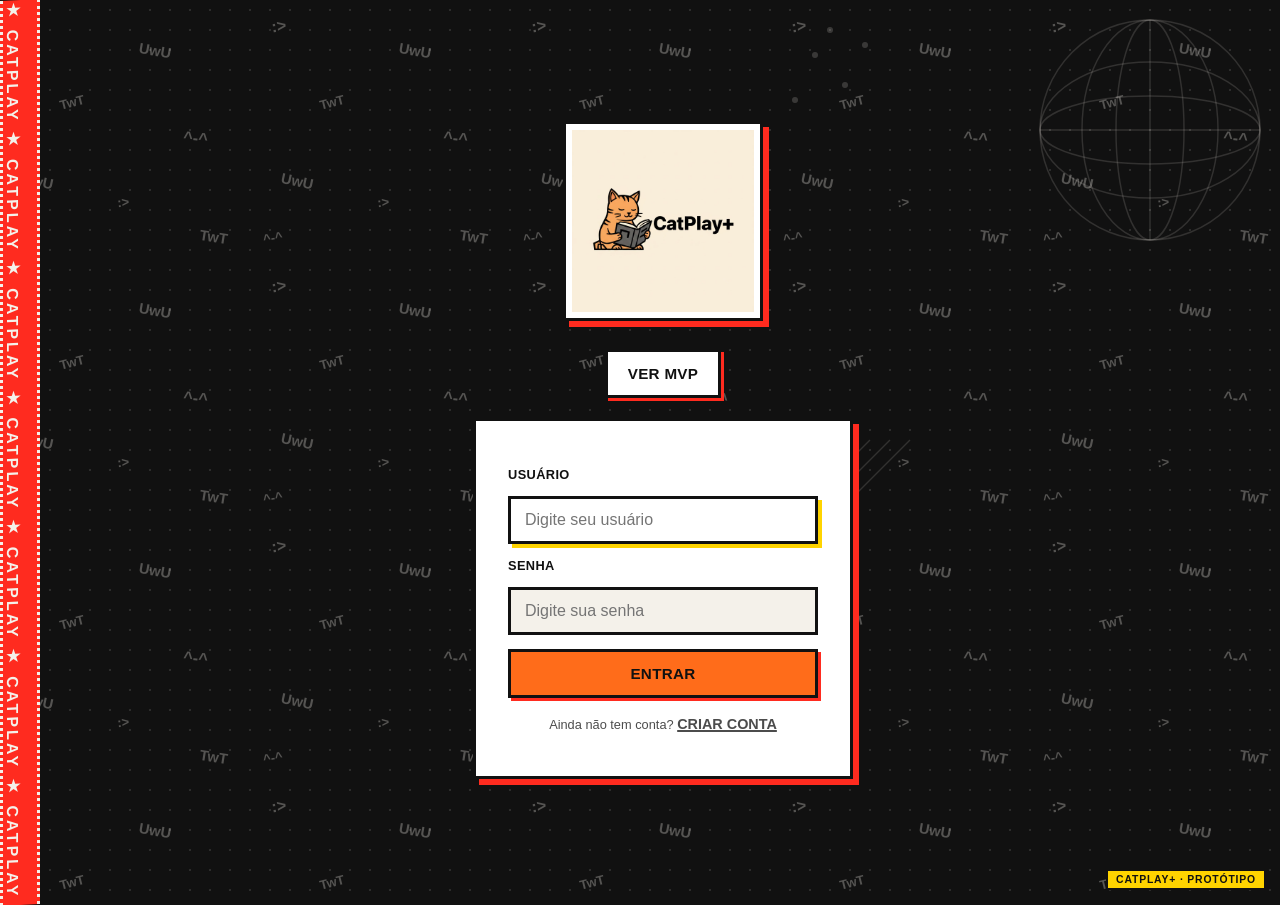
<file: index.html>
<!doctype html>
<html lang="pt-BR">
<head>
  <meta charset="UTF-8" />
  <meta name="viewport" content="width=device-width, initial-scale=1.0" />
  <title>CatPlay+ | Entrar</title>
  <link rel="icon" type="image/png" href="assets/favicon.png" />
  <link rel="stylesheet" href="css/style.css" />
</head>
<body>
  <div class="tela">
    <img src="assets/logo.jpg" alt="CatPlay+" class="logo" />

    <a href="mvp/index.html" class="botao botao-secundario" style="margin-bottom: 20px">
      Ver MVP
    </a>

    <form class="caixa" id="form-login">
      <div id="area-erro"></div>

      <label for="usuario">Usuário</label>
      <input type="text" id="usuario" name="usuario" placeholder="Digite seu usuário" autofocus required />

      <label for="senha">Senha</label>
      <input type="password" id="senha" name="senha" placeholder="Digite sua senha" required />

      <button type="submit" class="botao-primario">Entrar</button>

      <p class="centralizado texto-ajuda" style="margin-top: 4px">
        Ainda não tem conta?
        <a class="link" href="cadastro.html">Criar conta</a>
      </p>
    </form>
  </div>

  <script src="js/vendor/supabase.js"></script>
  <script src="js/supabaseClient.js"></script>
  <script src="js/data.js"></script>
  <script src="js/auth.js"></script>
  <script src="js/faixa.js"></script>
  <script>
    if (obterSessao()) {
      window.location.href = "mode.html";
    }

    var CHAVE_TENTATIVAS = "catplay_tentativas_login";
    var MAX_TENTATIVAS = 5;
    var BLOQUEIO_MS = 30000;

    function obterTentativas() {
      var dados = localStorage.getItem(CHAVE_TENTATIVAS);
      return dados ? JSON.parse(dados) : { quantidade: 0, bloqueadoAte: 0 };
    }

    function salvarTentativas(tentativas) {
      localStorage.setItem(CHAVE_TENTATIVAS, JSON.stringify(tentativas));
    }

    document.getElementById("form-login").addEventListener("submit", async function (evento) {
      evento.preventDefault();
      var areaErro = document.getElementById("area-erro");
      var tentativas = obterTentativas();

      if (Date.now() < tentativas.bloqueadoAte) {
        var segundosRestantes = Math.ceil((tentativas.bloqueadoAte - Date.now()) / 1000);
        areaErro.innerHTML =
          '<p class="erro">Muitas tentativas erradas. Tente de novo em ' + segundosRestantes + "s.</p>";
        return;
      }

      var usuario = document.getElementById("usuario").value;
      var senha = document.getElementById("senha").value;

      var encontrado = await autenticar(usuario, senha);

      if (!encontrado) {
        tentativas.quantidade += 1;
        if (tentativas.quantidade >= MAX_TENTATIVAS) {
          tentativas = { quantidade: 0, bloqueadoAte: Date.now() + BLOQUEIO_MS };
        }
        salvarTentativas(tentativas);
        areaErro.innerHTML = '<p class="erro">Usuário ou senha inválidos.</p>';
        return;
      }

      salvarTentativas({ quantidade: 0, bloqueadoAte: 0 });
      definirSessao(encontrado);
      window.location.href = "mode.html";
    });
  </script>
</body>
</html>
</file>
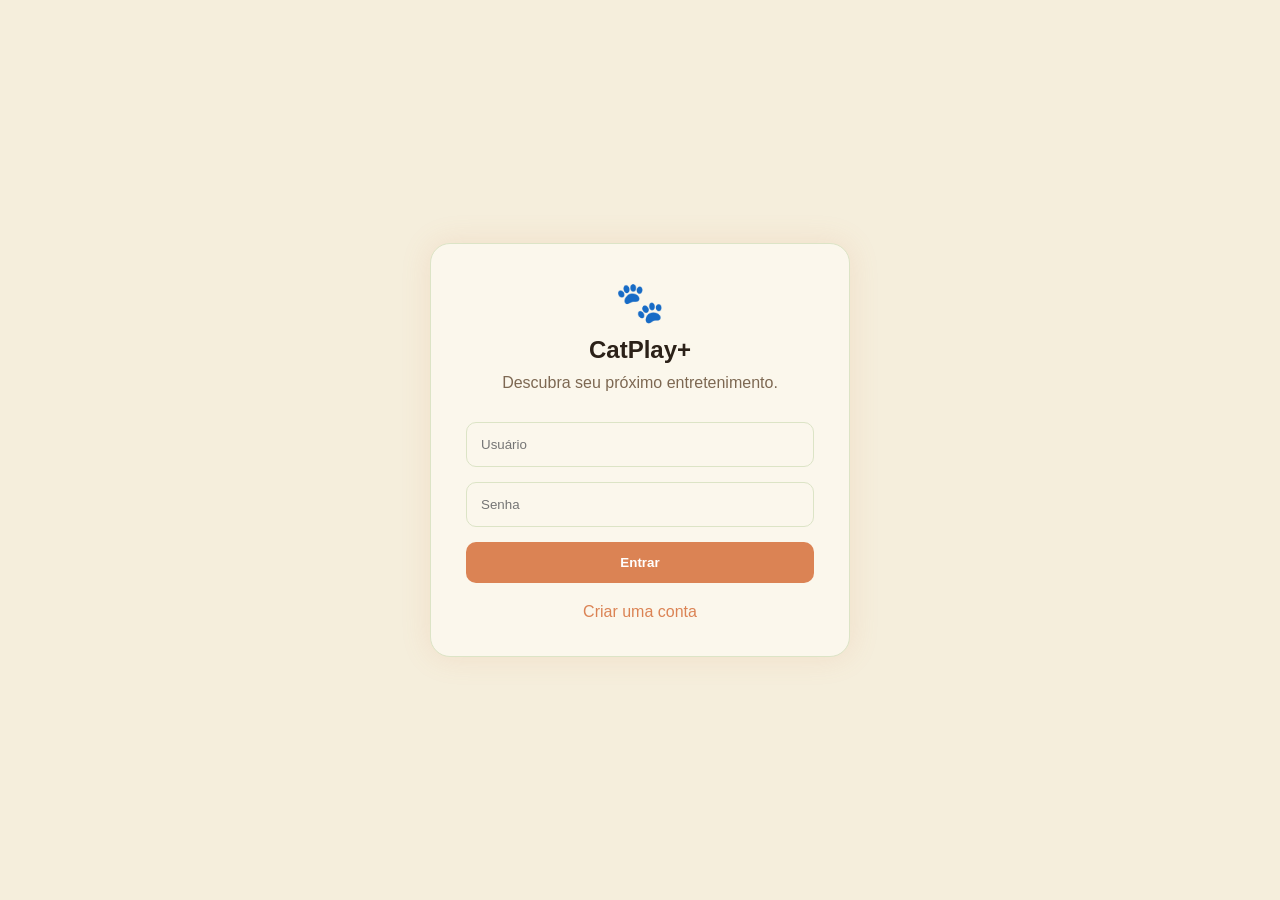
<file: mvp/index.html>
<!DOCTYPE html>
<html lang="pt-BR">
<head>
<meta charset="UTF-8">
<meta name="viewport" content="width=device-width, initial-scale=1.0">

<title>CatPlay+</title>

<style>

* {
    margin: 0;
    padding: 0;
    box-sizing: border-box;
    font-family: Arial, sans-serif;
}

body {
    background: #f5eedc;
    color: #2b2118;
    min-height: 100vh;
}

/* =========================
   TELAS
========================= */

.tela {
    display: none;
    min-height: 100vh;
}

.tela.ativa {
    display: block;
}

/* =========================
   LOGIN
========================= */

.login-container {
    min-height: 100vh;
    display: flex;
    align-items: center;
    justify-content: center;
    padding: 20px;
}

.login-box {
    width: 100%;
    max-width: 420px;
    background: #fbf7ec;
    border: 1px solid #dce4c6;
    border-radius: 20px;
    padding: 35px;
    box-shadow: 0 0 30px rgba(219, 131, 84, 0.15);
}

.logo {
    text-align: center;
    font-size: 40px;
    margin-bottom: 10px;
}

.logo span {
    color: #db8354;
}

.login-box h1 {
    text-align: center;
    margin-bottom: 10px;
}

.login-box p {
    text-align: center;
    color: #7d6852;
    margin-bottom: 30px;
}

input {
    width: 100%;
    padding: 14px;
    margin-bottom: 15px;
    border-radius: 10px;
    border: 1px solid #dce4c6;
    background: #fbf7ec;
    color: #2b2118;
    outline: none;
}

input:focus {
    border-color: #db8354;
}

button {
    border: none;
    cursor: pointer;
    border-radius: 10px;
    padding: 13px 18px;
    font-weight: bold;
    transition: .2s;
}

button:hover {
    transform: translateY(-2px);
}

.btn-principal {
    width: 100%;
    background: #db8354;
    color: white;
}

.btn-secundario {
    background: #b9c99d;
    color: #6b3021;
}

.btn-perigo {
    background: #b3423a;
    color: white;
}

.trocar {
    margin-top: 20px;
    text-align: center;
    color: #db8354;
    cursor: pointer;
}

/* =========================
   NAVBAR
========================= */

.navbar {
    height: 70px;
    background: #fbf7ec;
    border-bottom: 1px solid #dce4c6;
    display: flex;
    align-items: center;
    justify-content: space-between;
    padding: 0 6%;
}

.nav-logo {
    font-size: 24px;
    font-weight: bold;
}

.nav-logo span {
    color: #db8354;
}

.nav-menu {
    display: flex;
    gap: 10px;
}

.nav-menu button {
    background: transparent;
    color: #2b2118;
}

.nav-menu button:hover {
    background: #f0ae84;
}

/* =========================
   CONTEÚDO
========================= */

.container {
    width: 90%;
    max-width: 1100px;
    margin: auto;
    padding: 50px 0;
}

.hero {
    text-align: center;
    margin-bottom: 50px;
}

.hero h1 {
    font-size: 42px;
    margin-bottom: 15px;
}

.hero h1 span {
    color: #db8354;
}

.hero p {
    color: #7d6852;
    font-size: 18px;
}

/* =========================
   CARDS
========================= */

.opcoes {
    display: grid;
    grid-template-columns: repeat(auto-fit, minmax(220px, 1fr));
    gap: 20px;
}

.card-opcao {
    background: #fbf7ec;
    border: 1px solid #dce4c6;
    border-radius: 18px;
    padding: 30px;
    text-align: center;
    cursor: pointer;
    transition: .3s;
}

.card-opcao:hover {
    transform: translateY(-6px);
    border-color: #db8354;
    box-shadow: 0 0 25px rgba(219, 131, 84, .15);
}

.card-opcao .emoji {
    font-size: 45px;
    margin-bottom: 15px;
}

.card-opcao h3 {
    margin-bottom: 8px;
}

.card-opcao p {
    color: #7d6852;
}

/* =========================
   RECOMENDAÇÕES
========================= */

.resultados {
    display: grid;
    grid-template-columns: repeat(auto-fit, minmax(250px, 1fr));
    gap: 20px;
}

.midia {
    background: #fbf7ec;
    border: 1px solid #dce4c6;
    border-radius: 16px;
    overflow: hidden;
    transition: .3s;
}

.midia:hover {
    transform: translateY(-5px);
}

.capa {
    height: 180px;
    display: flex;
    align-items: center;
    justify-content: center;
    font-size: 65px;
    background: linear-gradient(135deg, #f0ae84, #fbf7ec);
}

.midia-info {
    padding: 20px;
}

.midia-info h3 {
    margin-bottom: 8px;
}

.tipo {
    color: #db8354;
    font-size: 14px;
    margin-bottom: 10px;
}

.sinopse {
    color: #7d6852;
    font-size: 14px;
    line-height: 1.5;
    margin-bottom: 15px;
}

.tag {
    display: inline-block;
    background: #dce4c6;
    color: #6b3021;
    padding: 5px 9px;
    border-radius: 20px;
    font-size: 12px;
    margin: 2px;
}

.favorito {
    margin-top: 15px;
    width: 100%;
    background: #b9c99d;
    color: #6b3021;
}

/* =========================
   PERFIL
========================= */

.perfil {
    max-width: 600px;
    margin: auto;
    background: #fbf7ec;
    padding: 30px;
    border-radius: 18px;
    border: 1px solid #dce4c6;
}

.perfil h2 {
    margin-bottom: 25px;
}

/* =========================
   RESPONSIVO
========================= */

@media(max-width: 600px) {

    .navbar {
        height: auto;
        padding: 15px;
        flex-direction: column;
        gap: 10px;
    }

    .nav-menu {
        flex-wrap: wrap;
        justify-content: center;
    }

    .hero h1 {
        font-size: 30px;
    }

}

</style>
</head>

<body>

<!-- =====================================================
     LOGIN
===================================================== -->

<section id="loginTela" class="tela ativa">

    <div class="login-container">

        <div class="login-box">

            <div class="logo">🐾</div>

            <h1>Cat<span>Play+</span></h1>

            <p id="textoLogin">
                Descubra seu próximo entretenimento.
            </p>

            <input
                type="text"
                id="usuario"
                placeholder="Usuário"
            >

            <input
                type="password"
                id="senha"
                placeholder="Senha"
            >

            <button
                class="btn-principal"
                onclick="entrar()"
            >
                Entrar
            </button>

            <div
                class="trocar"
                onclick="mostrarCadastro()"
            >
                Criar uma conta
            </div>

        </div>

    </div>

</section>


<!-- =====================================================
     CADASTRO
===================================================== -->

<section id="cadastroTela" class="tela">

    <div class="login-container">

        <div class="login-box">

            <div class="logo">🐱</div>

            <h1>Criar conta</h1>

            <p>Faça seu cadastro no CatPlay+</p>

            <input
                type="text"
                id="novoUsuario"
                placeholder="Escolha um usuário"
            >

            <input
                type="password"
                id="novaSenha"
                placeholder="Crie uma senha"
            >

            <button
                class="btn-principal"
                onclick="cadastrar()"
            >
                Criar conta
            </button>

            <div
                class="trocar"
                onclick="mostrarLogin()"
            >
                Já tenho uma conta
            </div>

        </div>

    </div>

</section>


<!-- =====================================================
     APLICAÇÃO
===================================================== -->

<section id="appTela" class="tela">

    <nav class="navbar">

        <div class="nav-logo">
            🐾 Cat<span>Play+</span>
        </div>

        <div class="nav-menu">

            <button onclick="mostrarHome()">
                Início
            </button>

            <button onclick="mostrarFavoritos()">
                ❤️ Favoritos
            </button>

            <button onclick="mostrarPerfil()">
                👤 Perfil
            </button>

            <button onclick="sair()">
                Sair
            </button>

        </div>

    </nav>


    <!-- HOME -->

    <div id="home" class="container">

        <div class="hero">

            <h1>
                Descubra seu <span>próximo som</span>...
            </h1>

            <p>
                Escolha seu humor ou gênero e encontre algo novo para assistir,
                jogar ou ler.
            </p>

        </div>

        <h2 style="margin-bottom:20px;">
            Como você está se sentindo?
        </h2>

        <div class="opcoes">

            <div
                class="card-opcao"
                onclick="buscar('relaxar')"
            >
                <div class="emoji">😌</div>
                <h3>Quero relaxar</h3>
                <p>Algo tranquilo para aproveitar.</p>
            </div>

            <div
                class="card-opcao"
                onclick="buscar('adrenalina')"
            >
                <div class="emoji">⚡</div>
                <h3>Quero adrenalina</h3>
                <p>Ação, aventura e emoção.</p>
            </div>

            <div
                class="card-opcao"
                onclick="buscar('emocao')"
            >
                <div class="emoji">😭</div>
                <h3>Quero me emocionar</h3>
                <p>Histórias que mexem com você.</p>
            </div>

            <div
                class="card-opcao"
                onclick="buscar('pensar')"
            >
                <div class="emoji">🧠</div>
                <h3>Quero pensar</h3>
                <p>Histórias para refletir.</p>
            </div>

        </div>


        <h2 style="margin:50px 0 20px;">
            Ou escolha um gênero
        </h2>

        <div class="opcoes">

            <div
                class="card-opcao"
                onclick="buscar('terror')"
            >
                <div class="emoji">👻</div>
                <h3>Terror</h3>
            </div>

            <div
                class="card-opcao"
                onclick="buscar('romance')"
            >
                <div class="emoji">❤️</div>
                <h3>Romance</h3>
            </div>

            <div
                class="card-opcao"
                onclick="buscar('ficcao')"
            >
                <div class="emoji">🚀</div>
                <h3>Ficção Científica</h3>
            </div>

            <div
                class="card-opcao"
                onclick="buscar('aventura')"
            >
                <div class="emoji">🗺️</div>
                <h3>Aventura</h3>
            </div>

        </div>

    </div>


    <!-- RESULTADOS -->

    <div
        id="resultadosTela"
        class="container"
        style="display:none;"
    >

        <div class="hero">

            <h1>
                Recomendações ✨
            </h1>

            <p id="resultadoTexto"></p>

        </div>

        <div
            id="resultados"
            class="resultados"
        ></div>

        <br><br>

        <button
            class="btn-secundario"
            onclick="mostrarHome()"
        >
            ← Fazer outra busca
        </button>

    </div>


    <!-- FAVORITOS -->

    <div
        id="favoritosTela"
        class="container"
        style="display:none;"
    >

        <div class="hero">

            <h1>
                ❤️ Meus favoritos
            </h1>

            <p>
                Obras que você salvou.
            </p>

        </div>

        <div
            id="listaFavoritos"
            class="resultados"
        ></div>

    </div>


    <!-- PERFIL -->

    <div
        id="perfilTela"
        class="container"
        style="display:none;"
    >

        <div class="perfil">

            <h2>👤 Meu perfil</h2>

            <label>Usuário</label>

            <input
                type="text"
                id="editarUsuario"
            >

            <label>Nova senha</label>

            <input
                type="password"
                id="editarSenha"
                placeholder="Digite uma nova senha"
            >

            <button
                class="btn-principal"
                onclick="atualizarPerfil()"
            >
                Salvar alterações
            </button>

            <br><br>

            <button
                class="btn-perigo"
                onclick="excluirConta()"
            >
                Excluir minha conta
            </button>

        </div>

    </div>

</section>


<script>

/* =====================================================
   BANCO DE DADOS LOCAL
===================================================== */

let usuarios =
    JSON.parse(localStorage.getItem("catplay_usuarios")) || [];

let usuarioAtual =
    sessionStorage.getItem("catplay_usuario");


/* =====================================================
   CATÁLOGO
===================================================== */

const catalogo = [

{
    titulo: "Stranger Things",
    tipo: "Série",
    emoji: "👾",
    humor: ["adrenalina", "pensar"],
    genero: ["ficcao", "terror"],
    sinopse: "Uma aventura envolvendo mistérios, amizade e acontecimentos sobrenaturais.",
    tags: ["Ficção", "Suspense"]
},

{
    titulo: "Interestelar",
    tipo: "Filme",
    emoji: "🚀",
    humor: ["pensar", "emocao"],
    genero: ["ficcao"],
    sinopse: "Uma história de exploração espacial envolvendo ciência, tempo e relações humanas.",
    tags: ["Espaço", "Ficção"]
},

{
    titulo: "O Senhor dos Anéis",
    tipo: "Livro",
    emoji: "💍",
    humor: ["adrenalina", "pensar"],
    genero: ["aventura"],
    sinopse: "Uma grande jornada por um mundo de fantasia, amizade e batalhas.",
    tags: ["Fantasia", "Aventura"]
},

{
    titulo: "Coraline",
    tipo: "Livro",
    emoji: "🚪",
    humor: ["pensar"],
    genero: ["terror"],
    sinopse: "Uma garota encontra uma passagem para uma realidade estranha e misteriosa.",
    tags: ["Terror", "Fantasia"]
},

{
    titulo: "Minecraft",
    tipo: "Jogo",
    emoji: "⛏️",
    humor: ["relaxar", "aventura"],
    genero: ["aventura"],
    sinopse: "Explore, construa e crie sua própria aventura em um mundo aberto.",
    tags: ["Sandbox", "Aventura"]
},

{
    titulo: "The Last of Us",
    tipo: "Série",
    emoji: "🍄",
    humor: ["emocao", "adrenalina"],
    genero: ["aventura"],
    sinopse: "Uma jornada intensa de sobrevivência e relações humanas.",
    tags: ["Drama", "Aventura"]
},

{
    titulo: "Diário de uma Paixão",
    tipo: "Filme",
    emoji: "💌",
    humor: ["emocao"],
    genero: ["romance"],
    sinopse: "Uma história sobre amor, escolhas e memórias.",
    tags: ["Romance", "Drama"]
},

{
    titulo: "Stray",
    tipo: "Jogo",
    emoji: "🐈",
    humor: ["relaxar", "aventura"],
    genero: ["aventura"],
    sinopse: "Explore uma cidade misteriosa assumindo o controle de um gato.",
    tags: ["Gato", "Aventura"]
},

{
    titulo: "Duna",
    tipo: "Livro",
    emoji: "🏜️",
    humor: ["pensar"],
    genero: ["ficcao"],
    sinopse: "Uma grande história de política, poder e sobrevivência em um planeta desértico.",
    tags: ["Ficção", "Política"]
}

];


/* =====================================================
   CADASTRO
===================================================== */

function cadastrar() {

    const usuario =
        document.getElementById("novoUsuario").value.trim();

    const senha =
        document.getElementById("novaSenha").value;

    if (!usuario || !senha) {
        alert("Preencha todos os campos.");
        return;
    }

    const existe =
        usuarios.find(u => u.usuario === usuario);

    if (existe) {
        alert("Esse usuário já existe.");
        return;
    }

    usuarios.push({
        usuario: usuario,
        senha: senha,
        favoritos: []
    });

    localStorage.setItem(
        "catplay_usuarios",
        JSON.stringify(usuarios)
    );

    alert("Conta criada com sucesso!");

    mostrarLogin();
}


/* =====================================================
   LOGIN
===================================================== */

function entrar() {

    const usuario =
        document.getElementById("usuario").value.trim();

    const senha =
        document.getElementById("senha").value;

    const encontrado =
        usuarios.find(
            u =>
            u.usuario === usuario &&
            u.senha === senha
        );

    if (!encontrado) {
        alert("Usuário ou senha incorretos.");
        return;
    }

    usuarioAtual = usuario;

    sessionStorage.setItem(
        "catplay_usuario",
        usuario
    );

    abrirAplicacao();
}


/* =====================================================
   TELAS DE LOGIN
===================================================== */

function mostrarCadastro() {

    document
        .getElementById("loginTela")
        .classList.remove("ativa");

    document
        .getElementById("cadastroTela")
        .classList.add("ativa");
}


function mostrarLogin() {

    document
        .getElementById("cadastroTela")
        .classList.remove("ativa");

    document
        .getElementById("loginTela")
        .classList.add("ativa");
}


/* =====================================================
   ABRIR APLICAÇÃO
===================================================== */

function abrirAplicacao() {

    document
        .getElementById("loginTela")
        .classList.remove("ativa");

    document
        .getElementById("cadastroTela")
        .classList.remove("ativa");

    document
        .getElementById("appTela")
        .classList.add("ativa");

    mostrarHome();
}


/* =====================================================
   HOME
===================================================== */

function esconderPaginas() {

    document.getElementById("home").style.display = "none";

    document.getElementById("resultadosTela").style.display = "none";

    document.getElementById("favoritosTela").style.display = "none";

    document.getElementById("perfilTela").style.display = "none";
}


function mostrarHome() {

    esconderPaginas();

    document.getElementById("home").style.display = "block";
}


/* =====================================================
   BUSCA
===================================================== */

function buscar(preferencia) {

    esconderPaginas();

    let resultados = catalogo.filter(item =>

        item.humor.includes(preferencia) ||
        item.genero.includes(preferencia)

    );

    document.getElementById("resultadoTexto").innerText =
        "Encontramos algumas opções para você.";

    const container =
        document.getElementById("resultados");

    container.innerHTML = "";

    resultados.forEach(item => {

        container.innerHTML += criarCard(item);

    });

    document.getElementById("resultadosTela").style.display = "block";
}


/* =====================================================
   CARD
===================================================== */

function criarCard(item) {

    return `

        <div class="midia">

            <div class="capa">
                ${item.emoji}
            </div>

            <div class="midia-info">

                <div class="tipo">
                    ${item.tipo}
                </div>

                <h3>
                    ${item.titulo}
                </h3>

                <p class="sinopse">
                    ${item.sinopse}
                </p>

                <div>
                    ${item.tags.map(tag =>
                        `<span class="tag">#${tag}</span>`
                    ).join("")}
                </div>

                <button
                    class="favorito"
                    onclick="adicionarFavorito('${item.titulo}')"
                >
                    ❤️ Adicionar aos favoritos
                </button>

            </div>

        </div>

    `;
}


/* =====================================================
   FAVORITOS
===================================================== */

function adicionarFavorito(titulo) {

    let usuario =
        usuarios.find(u => u.usuario === usuarioAtual);

    if (!usuario) return;

    if (!usuario.favoritos.includes(titulo)) {

        usuario.favoritos.push(titulo);

        localStorage.setItem(
            "catplay_usuarios",
            JSON.stringify(usuarios)
        );

        alert("Adicionado aos favoritos!");

    } else {

        alert("Esse item já está nos favoritos.");

    }
}


function mostrarFavoritos() {

    esconderPaginas();

    const usuario =
        usuarios.find(u => u.usuario === usuarioAtual);

    const container =
        document.getElementById("listaFavoritos");

    container.innerHTML = "";

    if (!usuario || usuario.favoritos.length === 0) {

        container.innerHTML = `
            <p style="color:#7d6852;">
                Você ainda não possui favoritos.
            </p>
        `;

    } else {

        usuario.favoritos.forEach(titulo => {

            const item =
                catalogo.find(i => i.titulo === titulo);

            if (item) {
                container.innerHTML += criarCard(item);
            }

        });

    }

    document.getElementById("favoritosTela").style.display = "block";
}


/* =====================================================
   PERFIL
===================================================== */

function mostrarPerfil() {

    esconderPaginas();

    const usuario =
        usuarios.find(u => u.usuario === usuarioAtual);

    if (!usuario) return;

    document.getElementById("editarUsuario").value =
        usuario.usuario;

    document.getElementById("editarSenha").value =
        usuario.senha;

    document.getElementById("perfilTela").style.display = "block";
}


function atualizarPerfil() {

    const usuario =
        usuarios.find(u => u.usuario === usuarioAtual);

    const novoNome =
        document.getElementById("editarUsuario").value.trim();

    const novaSenha =
        document.getElementById("editarSenha").value;

    if (!novoNome || !novaSenha) {

        alert("Preencha todos os campos.");

        return;
    }

    usuario.usuario = novoNome;
    usuario.senha = novaSenha;

    usuarioAtual = novoNome;

    sessionStorage.setItem(
        "catplay_usuario",
        novoNome
    );

    localStorage.setItem(
        "catplay_usuarios",
        JSON.stringify(usuarios)
    );

    alert("Perfil atualizado!");

}


/* =====================================================
   EXCLUIR CONTA
===================================================== */

function excluirConta() {

    const confirmar =
        confirm(
            "Tem certeza que deseja excluir sua conta?"
        );

    if (!confirmar) return;

    usuarios =
        usuarios.filter(
            u => u.usuario !== usuarioAtual
        );

    localStorage.setItem(
        "catplay_usuarios",
        JSON.stringify(usuarios)
    );

    sessionStorage.removeItem(
        "catplay_usuario"
    );

    usuarioAtual = null;

    document
        .getElementById("appTela")
        .classList.remove("ativa");

    document
        .getElementById("loginTela")
        .classList.add("ativa");

}


/* =====================================================
   LOGOUT
===================================================== */

function sair() {

    sessionStorage.removeItem(
        "catplay_usuario"
    );

    usuarioAtual = null;

    document
        .getElementById("appTela")
        .classList.remove("ativa");

    document
        .getElementById("loginTela")
        .classList.add("ativa");

}


/* =====================================================
   LOGIN AUTOMÁTICO
===================================================== */

if (usuarioAtual) {

    const existe =
        usuarios.find(
            u => u.usuario === usuarioAtual
        );

    if (existe) {
        abrirAplicacao();
    }

}

</script>

</body>
</html>
</file>
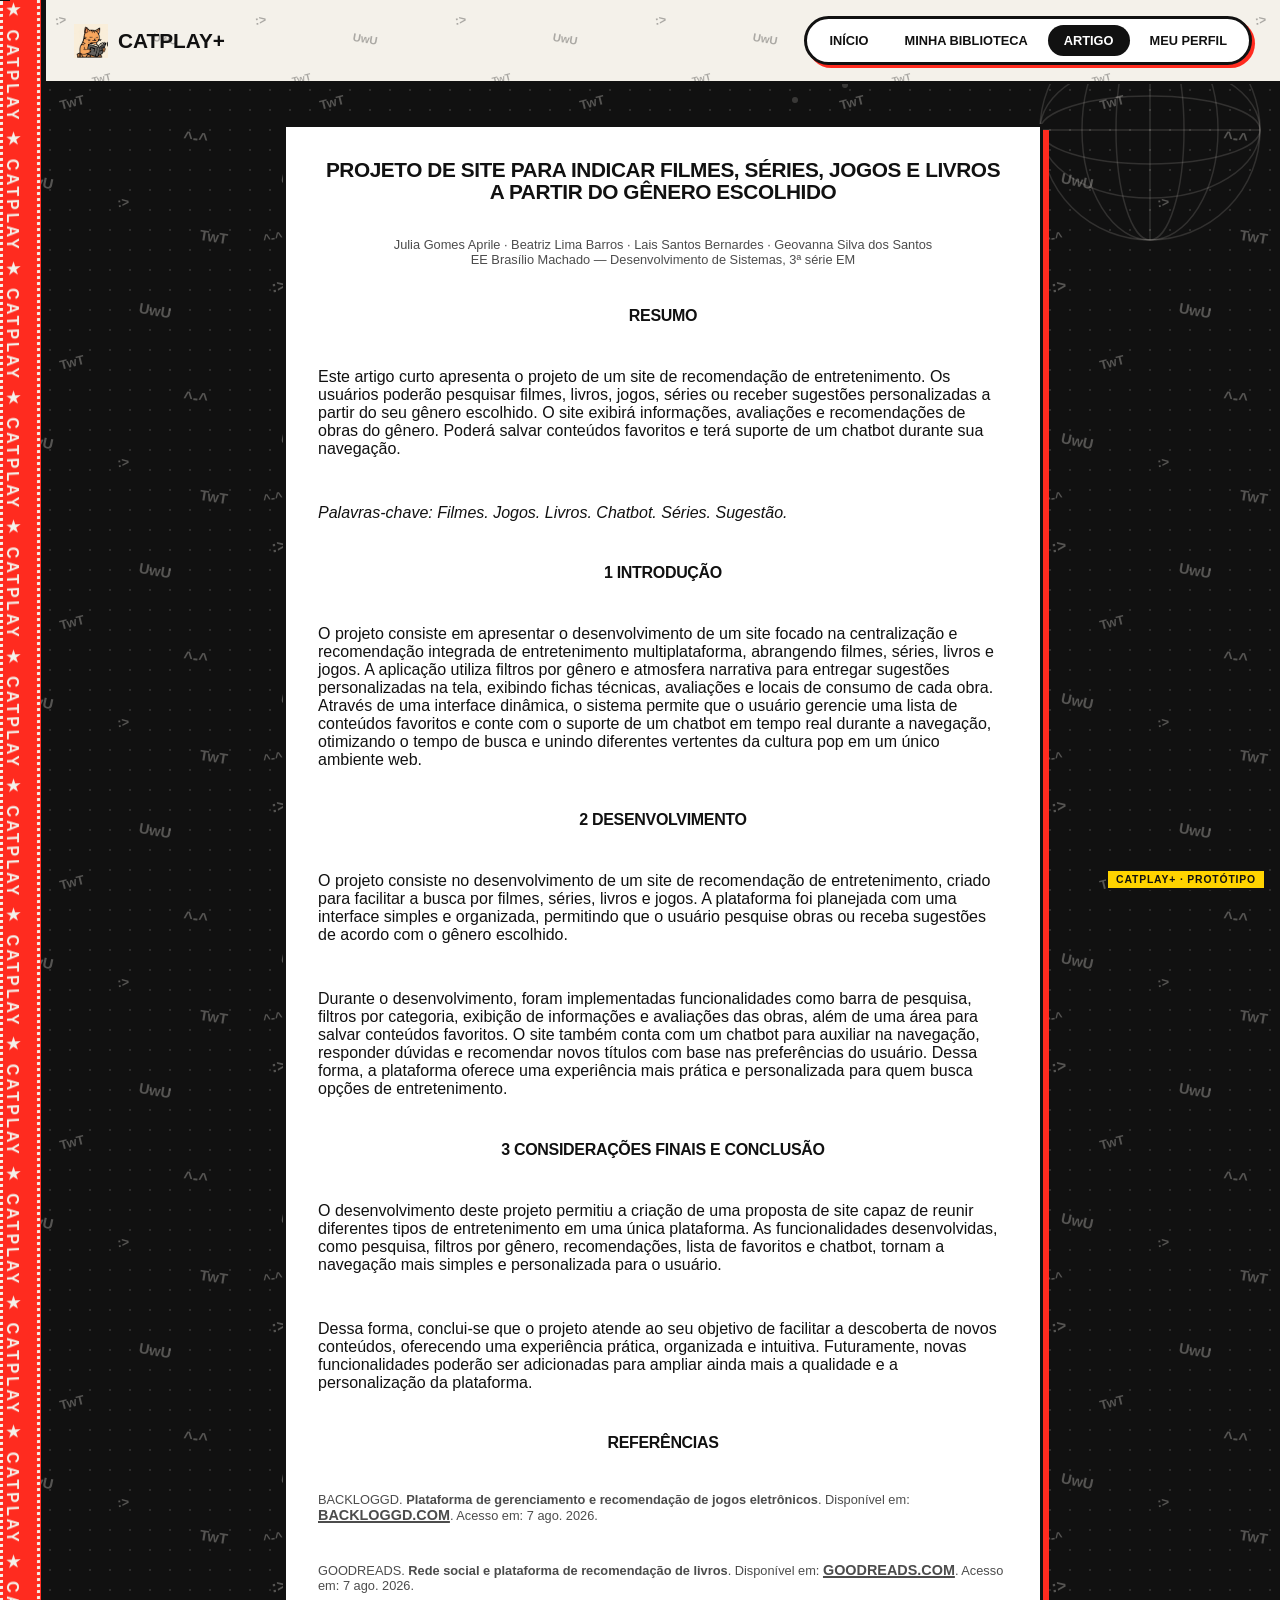
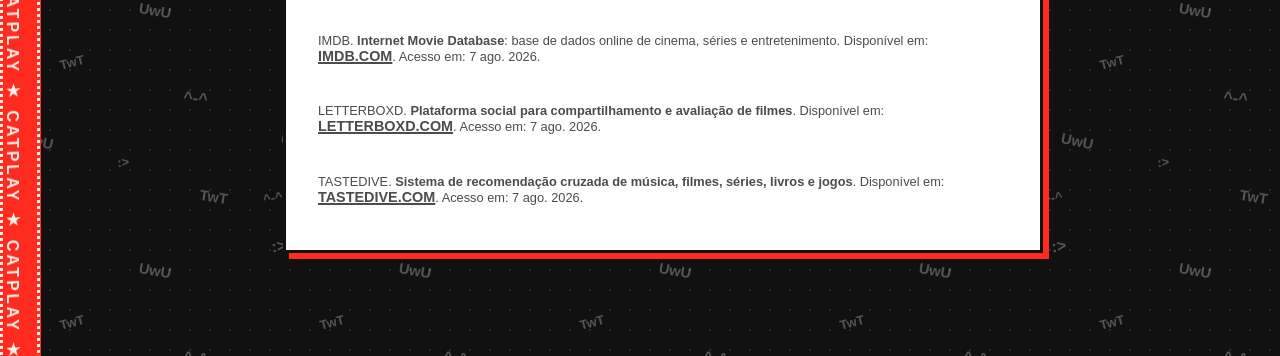
<file: artigo.html>
<!doctype html>
<html lang="pt-BR">
<head>
  <meta charset="UTF-8" />
  <meta name="viewport" content="width=device-width, initial-scale=1.0" />
  <title>CatPlay+ | Artigo do projeto</title>
  <link rel="icon" type="image/png" href="assets/favicon.png" />
  <link rel="stylesheet" href="css/style.css" />
</head>
<body>
  <header class="barra-topo">
    <a class="marca" href="mode.html">
      <img src="assets/favicon.png" alt="" /> CatPlay+
    </a>
    <nav>
      <a href="mode.html">Início</a>
      <a href="biblioteca.html">Minha biblioteca</a>
      <a href="artigo.html" class="ativo">Artigo</a>
      <a href="perfil.html">Meu perfil</a>
    </nav>
  </header>

  <main class="conteudo">
    <article class="cartao-perfil" style="max-width: 760px; margin: 0 auto 60px">
      <h1 class="titulo" style="font-size: 1.3rem">
        Projeto de site para indicar filmes, séries, jogos e livros a partir do gênero escolhido
      </h1>
      <p class="texto-ajuda centralizado">
        Julia Gomes Aprile · Beatriz Lima Barros · Lais Santos Bernardes · Geovanna Silva dos Santos<br />
        EE Brasílio Machado — Desenvolvimento de Sistemas, 3ª série EM
      </p>

      <h2 class="titulo" style="font-size: 1rem">Resumo</h2>
      <p>
        Este artigo curto apresenta o projeto de um site de recomendação de entretenimento. Os
        usuários poderão pesquisar filmes, livros, jogos, séries ou receber sugestões
        personalizadas a partir do seu gênero escolhido. O site exibirá informações, avaliações e
        recomendações de obras do gênero. Poderá salvar conteúdos favoritos e terá suporte de um
        chatbot durante sua navegação.
      </p>
      <p><em>Palavras-chave: Filmes. Jogos. Livros. Chatbot. Séries. Sugestão.</em></p>

      <h2 class="titulo" style="font-size: 1rem">1 Introdução</h2>
      <p>
        O projeto consiste em apresentar o desenvolvimento de um site focado na centralização e
        recomendação integrada de entretenimento multiplataforma, abrangendo filmes, séries,
        livros e jogos. A aplicação utiliza filtros por gênero e atmosfera narrativa para entregar
        sugestões personalizadas na tela, exibindo fichas técnicas, avaliações e locais de consumo
        de cada obra. Através de uma interface dinâmica, o sistema permite que o usuário gerencie
        uma lista de conteúdos favoritos e conte com o suporte de um chatbot em tempo real durante
        a navegação, otimizando o tempo de busca e unindo diferentes vertentes da cultura pop em um
        único ambiente web.
      </p>

      <h2 class="titulo" style="font-size: 1rem">2 Desenvolvimento</h2>
      <p>
        O projeto consiste no desenvolvimento de um site de recomendação de entretenimento, criado
        para facilitar a busca por filmes, séries, livros e jogos. A plataforma foi planejada com
        uma interface simples e organizada, permitindo que o usuário pesquise obras ou receba
        sugestões de acordo com o gênero escolhido.
      </p>
      <p>
        Durante o desenvolvimento, foram implementadas funcionalidades como barra de pesquisa,
        filtros por categoria, exibição de informações e avaliações das obras, além de uma área
        para salvar conteúdos favoritos. O site também conta com um chatbot para auxiliar na
        navegação, responder dúvidas e recomendar novos títulos com base nas preferências do
        usuário. Dessa forma, a plataforma oferece uma experiência mais prática e personalizada
        para quem busca opções de entretenimento.
      </p>

      <h2 class="titulo" style="font-size: 1rem">3 Considerações finais e conclusão</h2>
      <p>
        O desenvolvimento deste projeto permitiu a criação de uma proposta de site capaz de reunir
        diferentes tipos de entretenimento em uma única plataforma. As funcionalidades
        desenvolvidas, como pesquisa, filtros por gênero, recomendações, lista de favoritos e
        chatbot, tornam a navegação mais simples e personalizada para o usuário.
      </p>
      <p>
        Dessa forma, conclui-se que o projeto atende ao seu objetivo de facilitar a descoberta de
        novos conteúdos, oferecendo uma experiência prática, organizada e intuitiva. Futuramente,
        novas funcionalidades poderão ser adicionadas para ampliar ainda mais a qualidade e a
        personalização da plataforma.
      </p>

      <h2 class="titulo" style="font-size: 1rem">Referências</h2>
      <p class="texto-ajuda">
        BACKLOGGD. <strong>Plataforma de gerenciamento e recomendação de jogos eletrônicos</strong>.
        Disponível em: <a class="link" href="https://www.backloggd.com/" target="_blank" rel="noopener">backloggd.com</a>.
        Acesso em: 7 ago. 2026.
      </p>
      <p class="texto-ajuda">
        GOODREADS. <strong>Rede social e plataforma de recomendação de livros</strong>.
        Disponível em: <a class="link" href="https://www.goodreads.com/" target="_blank" rel="noopener">goodreads.com</a>.
        Acesso em: 7 ago. 2026.
      </p>
      <p class="texto-ajuda">
        IMDB. <strong>Internet Movie Database</strong>: base de dados online de cinema, séries e
        entretenimento. Disponível em: <a class="link" href="https://www.imdb.com/" target="_blank" rel="noopener">imdb.com</a>.
        Acesso em: 7 ago. 2026.
      </p>
      <p class="texto-ajuda">
        LETTERBOXD. <strong>Plataforma social para compartilhamento e avaliação de filmes</strong>.
        Disponível em: <a class="link" href="https://letterboxd.com/" target="_blank" rel="noopener">letterboxd.com</a>.
        Acesso em: 7 ago. 2026.
      </p>
      <p class="texto-ajuda">
        TASTEDIVE. <strong>Sistema de recomendação cruzada de música, filmes, séries, livros e jogos</strong>.
        Disponível em: <a class="link" href="https://tastedive.com/" target="_blank" rel="noopener">tastedive.com</a>.
        Acesso em: 7 ago. 2026.
      </p>
    </article>
  </main>

  <script src="js/faixa.js"></script>
</body>
</html>
</file>
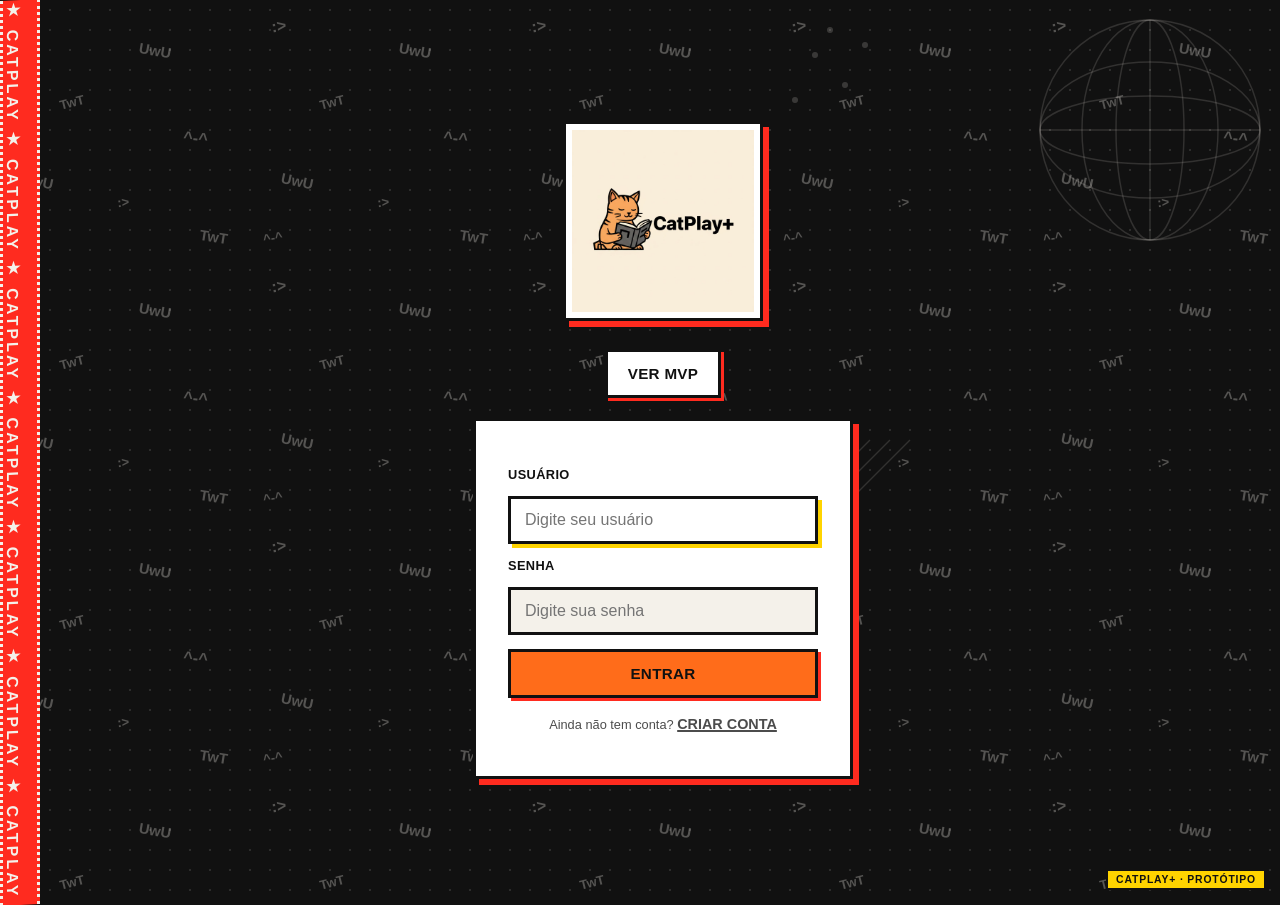
<file: biblioteca.html>
<!doctype html>
<html lang="pt-BR">
<head>
  <meta charset="UTF-8" />
  <meta name="viewport" content="width=device-width, initial-scale=1.0" />
  <title>CatPlay+ | Minha biblioteca</title>
  <link rel="icon" type="image/png" href="assets/favicon.png" />
  <link rel="stylesheet" href="css/style.css" />
</head>
<body>
  <header class="barra-topo">
    <a class="marca" href="mode.html">
      <img src="assets/favicon.png" alt="" /> CatPlay+
    </a>
    <nav>
      <a href="mode.html">Início</a>
      <a href="artigo.html">Artigo</a>
      <a href="perfil.html">Meu perfil</a>
      <button class="link" id="botao-sair">Sair</button>
    </nav>
  </header>

  <main class="conteudo">
    <div class="centralizado" style="margin-bottom: 40px">
      <h1 class="titulo">Minha biblioteca</h1>
      <p class="subtitulo">Tudo que você já assistiu, leu ou jogou (ou pretende)</p>
    </div>

    <div id="area-biblioteca"></div>
  </main>

  <script src="js/vendor/supabase.js"></script>
  <script src="js/supabaseClient.js"></script>
  <script src="js/data.js"></script>
  <script src="js/biblioteca.js"></script>
  <script src="js/auth.js"></script>
  <script src="js/nav.js"></script>
  <script src="js/chatbot.js"></script>
  <script src="js/faixa.js"></script>
  <script>
    var sessao = exigirLogin();

    document.getElementById("botao-sair").addEventListener("click", function () {
      encerrarSessao();
      window.location.href = "index.html";
    });

    var area = document.getElementById("area-biblioteca");

    function rotuloStatus(chave) {
      var item = STATUS_BIBLIOTECA.filter(function (s) {
        return s.chave === chave;
      })[0];
      return item ? item.rotulo : chave;
    }

    function criarCard(registro) {
      var item = registro.itens;

      var card = document.createElement("article");
      card.className = "midia-card";
      card.setAttribute("data-codigo", "CP-" + String(item.id).padStart(4, "0"));

      var cabecalho = document.createElement("div");
      cabecalho.className = "cabecalho-card";

      var h3 = document.createElement("h3");
      h3.textContent = item.titulo;
      cabecalho.appendChild(h3);

      var tipoEtiqueta = document.createElement("span");
      tipoEtiqueta.className = "tipo-etiqueta";
      tipoEtiqueta.textContent = item.tipo;
      cabecalho.appendChild(tipoEtiqueta);

      card.appendChild(cabecalho);

      var sinopse = document.createElement("p");
      sinopse.textContent = item.sinopse;
      card.appendChild(sinopse);

      var controles = document.createElement("div");
      controles.className = "controles-biblioteca";

      var select = document.createElement("select");
      select.className = "select-status";
      STATUS_BIBLIOTECA.forEach(function (s) {
        var opcao = document.createElement("option");
        opcao.value = s.chave;
        opcao.textContent = s.rotulo;
        if (s.chave === registro.status) opcao.selected = true;
        select.appendChild(opcao);
      });
      controles.appendChild(select);

      var botaoRemover = document.createElement("button");
      botaoRemover.type = "button";
      botaoRemover.className = "botao botao-perigo botao-remover";
      botaoRemover.textContent = "Remover";
      controles.appendChild(botaoRemover);

      card.appendChild(controles);

      var mensagem = document.createElement("p");
      mensagem.className = "mensagem-biblioteca";
      card.appendChild(mensagem);

      select.addEventListener("change", async function (evento) {
        var novoStatus = evento.target.value;
        var ok = await atualizarStatusBiblioteca(sessao.id, sessao.token, registro.id, novoStatus);

        if (ok) {
          registro.status = novoStatus;
          mensagem.textContent = "Status atualizado!";
          mensagem.className = "mensagem-biblioteca sucesso";
          return;
        }

        evento.target.value = registro.status;
        mensagem.textContent = "Não deu pra atualizar o status. Tente de novo.";
        mensagem.className = "mensagem-biblioteca erro";
      });

      botaoRemover.addEventListener("click", async function () {
        var confirmou = window.confirm('Remover "' + item.titulo + '" da sua biblioteca?');
        if (!confirmou) return;

        var ok = await removerDaBiblioteca(sessao.id, sessao.token, registro.id);
        if (ok) {
          card.remove();
          return;
        }

        mensagem.textContent = "Não deu pra remover. Tente de novo.";
        mensagem.className = "mensagem-biblioteca erro";
      });

      return card;
    }

    async function montarBiblioteca() {
      var registros = await obterMinhaBiblioteca(sessao.id, sessao.token);

      if (registros.length === 0) {
        area.innerHTML =
          '<p class="centralizado">Sua biblioteca está vazia por enquanto. Vá em "Início" e adicione algo às suas recomendações!</p>';
        return;
      }

      var grade = document.createElement("div");
      grade.className = "grade-cards";

      registros.forEach(function (registro) {
        if (!registro.itens) return;
        grade.appendChild(criarCard(registro));
      });

      area.innerHTML = "";
      area.appendChild(grade);
    }

    montarBiblioteca();
  </script>
</body>
</html>
</file>
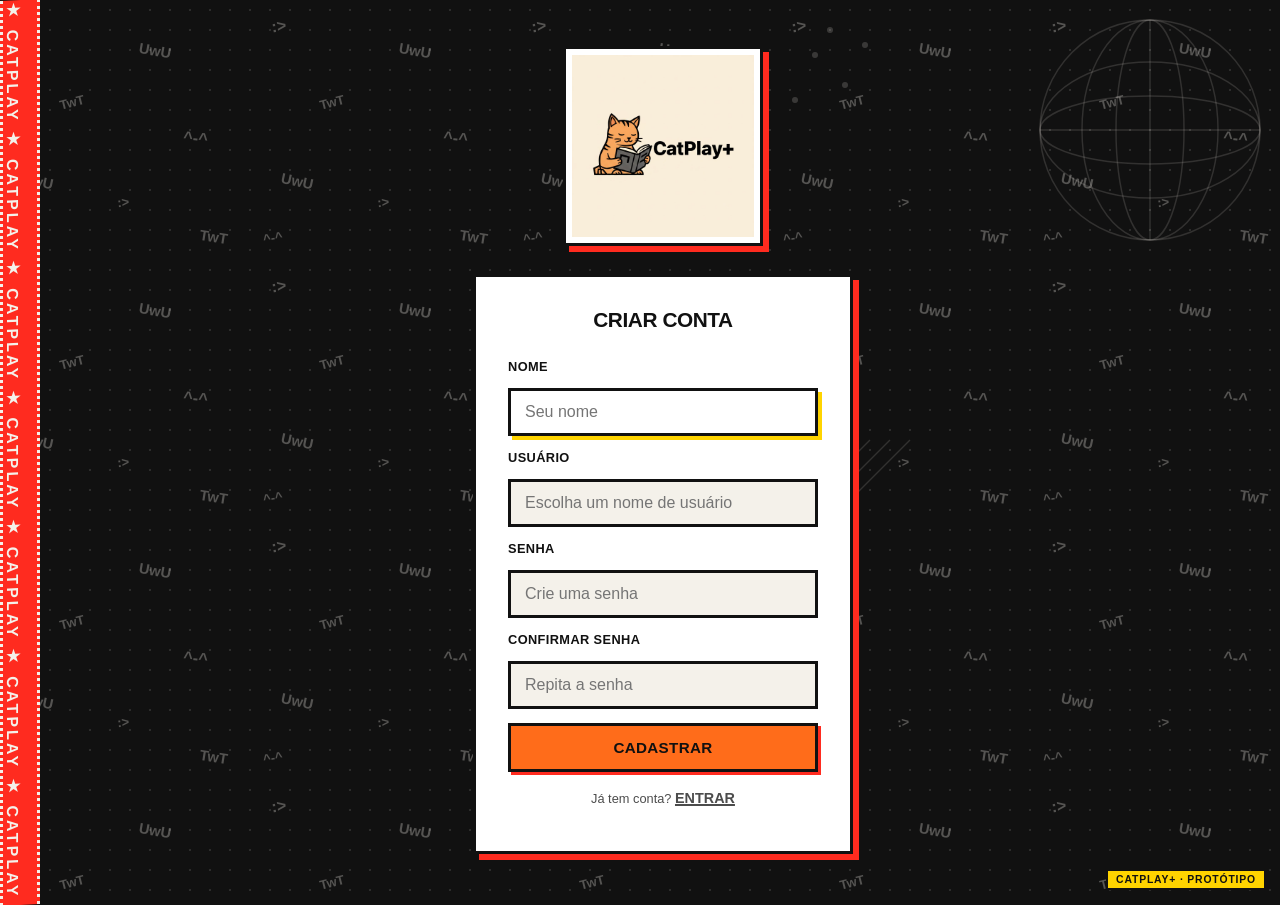
<file: cadastro.html>
<!doctype html>
<html lang="pt-BR">
<head>
  <meta charset="UTF-8" />
  <meta name="viewport" content="width=device-width, initial-scale=1.0" />
  <title>CatPlay+ | Criar conta</title>
  <link rel="icon" type="image/png" href="assets/favicon.png" />
  <link rel="stylesheet" href="css/style.css" />
</head>
<body>
  <div class="tela">
    <img src="assets/logo.jpg" alt="CatPlay+" class="logo" />

    <form class="caixa" id="form-cadastro">
      <h1 class="titulo" style="font-size: 1.3rem; margin-bottom: 0">Criar conta</h1>
      <div id="area-erro"></div>

      <label for="nome">Nome</label>
      <input type="text" id="nome" name="nome" placeholder="Seu nome" autofocus required />

      <label for="usuario">Usuário</label>
      <input type="text" id="usuario" name="usuario" placeholder="Escolha um nome de usuário" required />

      <label for="senha">Senha</label>
      <input type="password" id="senha" name="senha" placeholder="Crie uma senha" required minlength="4" />

      <label for="confirmar-senha">Confirmar senha</label>
      <input type="password" id="confirmar-senha" name="confirmar-senha" placeholder="Repita a senha" required />

      <button type="submit" class="botao-primario">Cadastrar</button>

      <p class="centralizado texto-ajuda" style="margin-top: 4px">
        Já tem conta?
        <a class="link" href="index.html">Entrar</a>
      </p>
    </form>
  </div>

  <script src="js/vendor/supabase.js"></script>
  <script src="js/supabaseClient.js"></script>
  <script src="js/data.js"></script>
  <script src="js/auth.js"></script>
  <script src="js/faixa.js"></script>
  <script>
    document.getElementById("form-cadastro").addEventListener("submit", async function (evento) {
      evento.preventDefault();

      var nome = document.getElementById("nome").value;
      var usuario = document.getElementById("usuario").value;
      var senha = document.getElementById("senha").value;
      var confirmarSenha = document.getElementById("confirmar-senha").value;
      var areaErro = document.getElementById("area-erro");

      if (senha !== confirmarSenha) {
        areaErro.innerHTML = '<p class="erro">As senhas não coincidem.</p>';
        return;
      }

      var resultado = await cadastrarUsuario(nome, usuario, senha);
      if (!resultado.ok) {
        areaErro.innerHTML = '<p class="erro">' + resultado.erro + "</p>";
        return;
      }

      var usuarioCriado = await autenticar(usuario, senha);
      definirSessao(usuarioCriado);
      window.location.href = "mode.html";
    });
  </script>
</body>
</html>
</file>
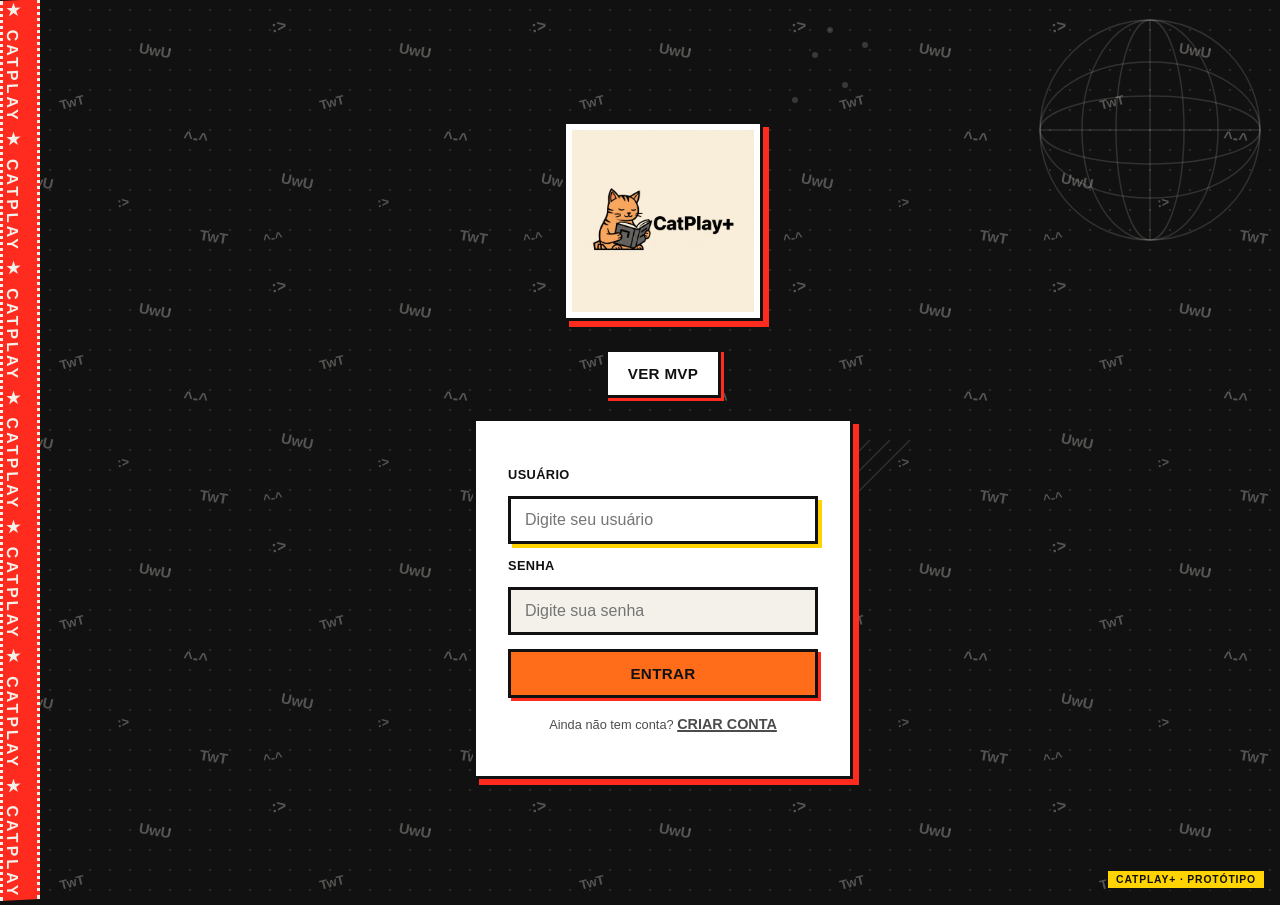
<file: derivation.html>
<!doctype html>
<html lang="pt-BR">
<head>
  <meta charset="UTF-8" />
  <meta name="viewport" content="width=device-width, initial-scale=1.0" />
  <title>CatPlay+ | Escolha</title>
  <link rel="icon" type="image/png" href="assets/favicon.png" />
  <link rel="stylesheet" href="css/style.css" />
</head>
<body>
  <header class="barra-topo">
    <a class="marca" href="mode.html">
      <img src="assets/favicon.png" alt="" /> CatPlay+
    </a>
    <nav>
      <a href="biblioteca.html">Minha biblioteca</a>
      <a href="artigo.html">Artigo</a>
      <a href="perfil.html">Meu perfil</a>
      <button class="link" id="botao-sair">Sair</button>
    </nav>
  </header>

  <main class="tela" style="min-height: 70vh">
    <h1 class="titulo" id="pergunta" style="max-width: 600px"></h1>

    <div class="grade-opcoes" id="grade-opcoes" style="margin-top: 20px; max-width: 700px"></div>

    <p class="centralizado" style="margin-top: 24px">
      <a class="link" href="mode.html">Voltar</a>
    </p>
  </main>

  <script src="js/vendor/supabase.js"></script>
  <script src="js/supabaseClient.js"></script>
  <script src="js/data.js"></script>
  <script src="js/biblioteca.js"></script>
  <script src="js/auth.js"></script>
  <script src="js/nav.js"></script>
  <script src="js/chatbot.js"></script>
  <script src="js/faixa.js"></script>
  <script>
    exigirLogin();

    document.getElementById("botao-sair").addEventListener("click", function () {
      encerrarSessao();
      window.location.href = "index.html";
    });

    var parametros = new URLSearchParams(window.location.search);
    var tipo = parametros.get("tipo");

    var opcoes = tipo === "humor" ? HUMORES : GENEROS;
    document.getElementById("pergunta").textContent =
      tipo === "humor"
        ? "O que combina com o seu momento agora?"
        : "Qual gênero te chama mais atenção?";

    var grade = document.getElementById("grade-opcoes");
    opcoes.forEach(function (opcao) {
      var link = document.createElement("a");
      link.className = "opcao-card";
      link.href = "results.html?tipo=" + tipo + "&valor=" + opcao.chave;
      link.innerHTML = '<span class="emoji">' + opcao.emoji + "</span>" + opcao.rotulo;
      grade.appendChild(link);
    });
  </script>
</body>
</html>
</file>
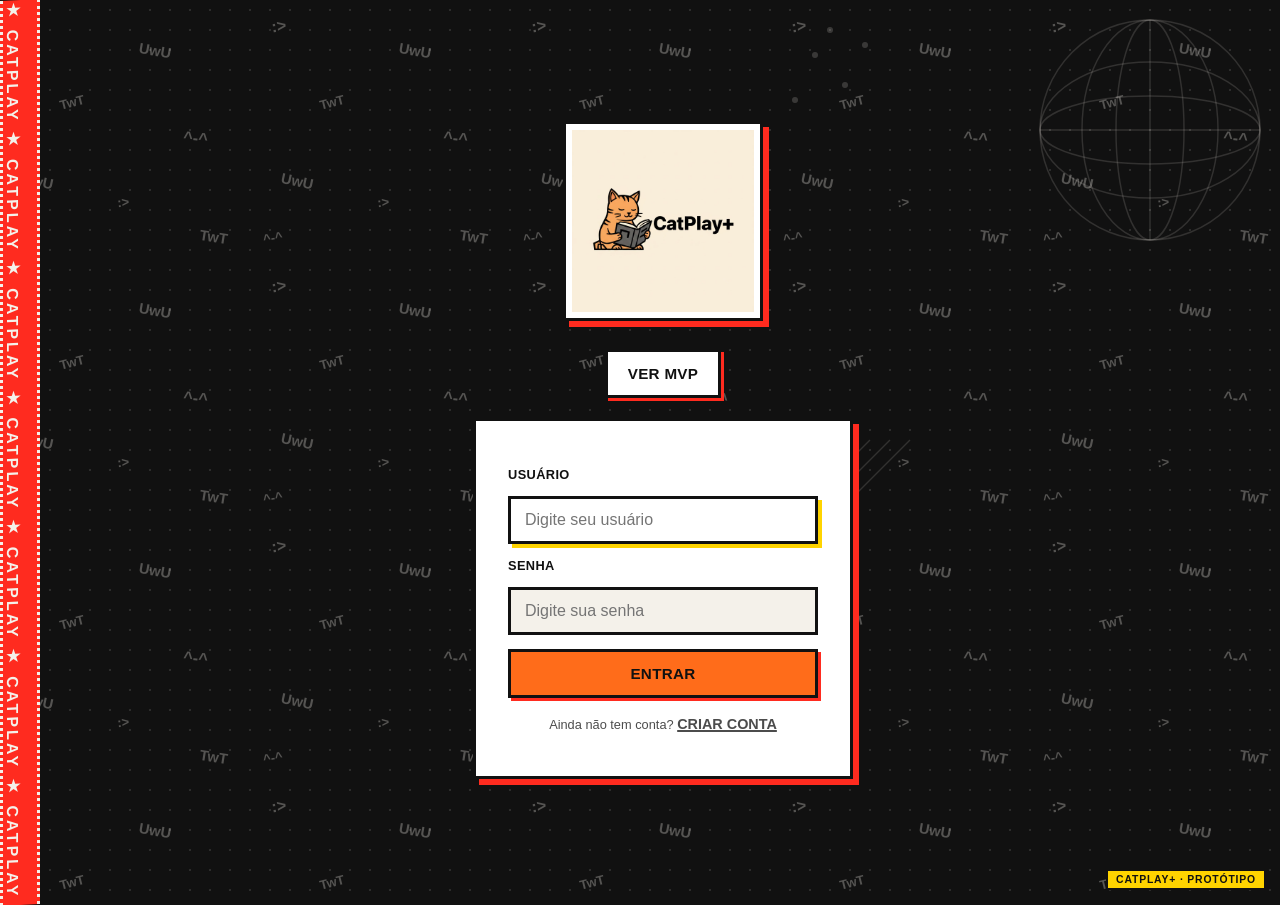
<file: mode.html>
<!doctype html>
<html lang="pt-BR">
<head>
  <meta charset="UTF-8" />
  <meta name="viewport" content="width=device-width, initial-scale=1.0" />
  <title>CatPlay+ | Como prefere escolher?</title>
  <link rel="icon" type="image/png" href="assets/favicon.png" />
  <link rel="stylesheet" href="css/style.css" />
</head>
<body>
  <header class="barra-topo">
    <a class="marca" href="mode.html">
      <img src="assets/favicon.png" alt="" /> CatPlay+
    </a>
    <nav>
      <a href="biblioteca.html">Minha biblioteca</a>
      <a href="artigo.html">Artigo</a>
      <a href="perfil.html">Meu perfil</a>
      <button class="link" id="botao-sair">Sair</button>
    </nav>
  </header>

  <main class="tela" style="min-height: 70vh">
    <p class="subtitulo" id="saudacao"></p>
    <h1 class="titulo" style="max-width: 600px">
      Como você prefere escolher sua recomendação hoje?
    </h1>

    <div class="grade-opcoes" style="margin-top: 20px">
      <a class="opcao-card destaque" href="derivation.html?tipo=humor">
        <span class="emoji">😽</span>
        Por Humor
        <small>Como estou me sentindo</small>
      </a>
      <a class="opcao-card destaque secundario" href="derivation.html?tipo=genero">
        <span class="emoji">🏷️</span>
        Por Gênero
        <small>Escolha um gênero favorito</small>
      </a>
    </div>
  </main>

  <script src="js/vendor/supabase.js"></script>
  <script src="js/supabaseClient.js"></script>
  <script src="js/data.js"></script>
  <script src="js/biblioteca.js"></script>
  <script src="js/auth.js"></script>
  <script src="js/nav.js"></script>
  <script src="js/chatbot.js"></script>
  <script src="js/faixa.js"></script>
  <script>
    var sessao = exigirLogin();
    if (sessao) {
      document.getElementById("saudacao").textContent = "Olá, " + sessao.nome + "!";
    }

    document.getElementById("botao-sair").addEventListener("click", function () {
      encerrarSessao();
      window.location.href = "index.html";
    });
  </script>
</body>
</html>
</file>
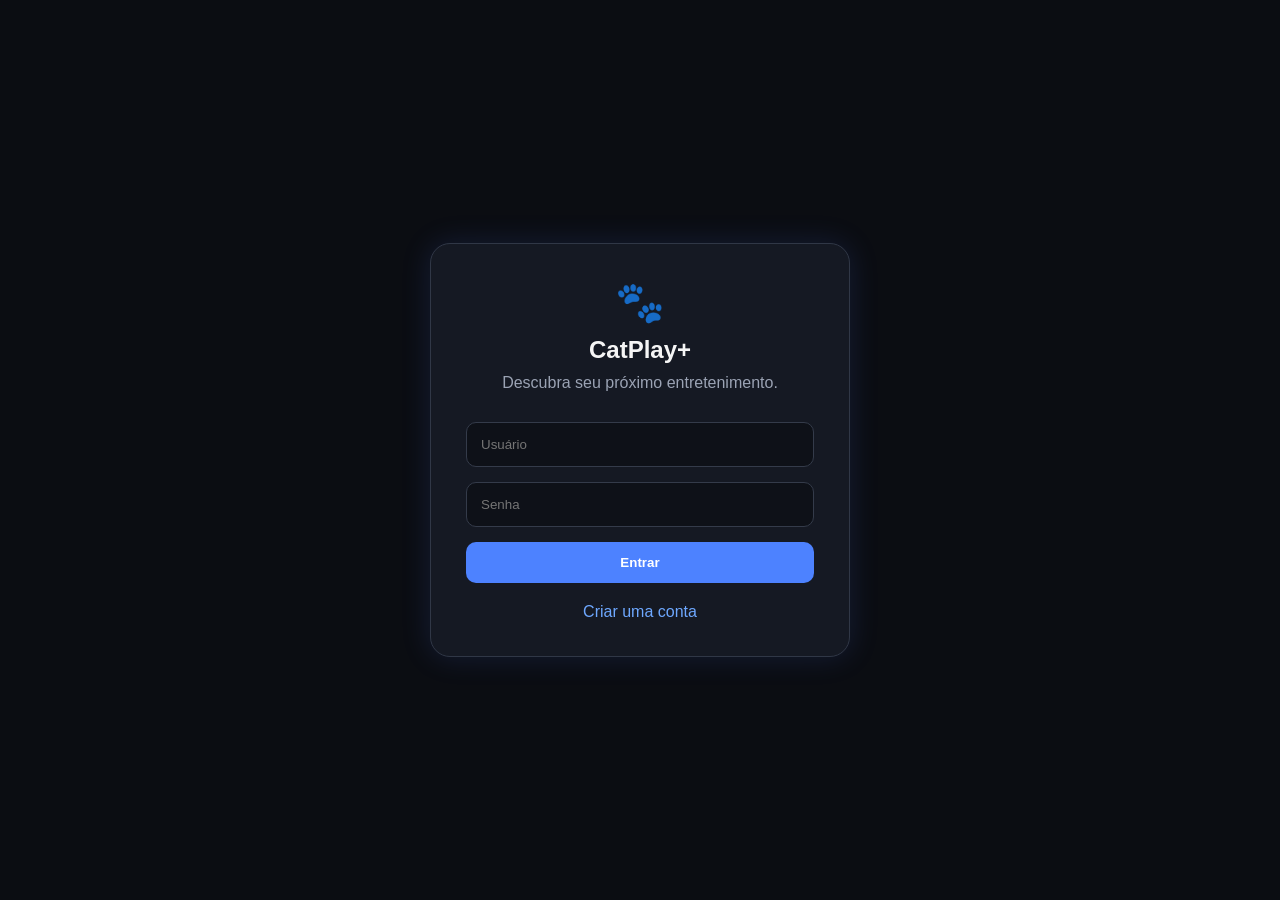
<file: mvp.html>
<!DOCTYPE html>
<html lang="pt-BR">
<head>
<meta charset="UTF-8">
<meta name="viewport" content="width=device-width, initial-scale=1.0">

<title>CatPlay+</title>

<style>

* {
    margin: 0;
    padding: 0;
    box-sizing: border-box;
    font-family: Arial, sans-serif;
}

body {
    background: #0b0d12;
    color: #f5f5f5;
    min-height: 100vh;
}

/* =========================
   TELAS
========================= */

.tela {
    display: none;
    min-height: 100vh;
}

.tela.ativa {
    display: block;
}

/* =========================
   LOGIN
========================= */

.login-container {
    min-height: 100vh;
    display: flex;
    align-items: center;
    justify-content: center;
    padding: 20px;
}

.login-box {
    width: 100%;
    max-width: 420px;
    background: #151923;
    border: 1px solid #303746;
    border-radius: 20px;
    padding: 35px;
    box-shadow: 0 0 30px rgba(80, 120, 255, 0.15);
}

.logo {
    text-align: center;
    font-size: 40px;
    margin-bottom: 10px;
}

.logo span {
    color: #6ea8ff;
}

.login-box h1 {
    text-align: center;
    margin-bottom: 10px;
}

.login-box p {
    text-align: center;
    color: #9ba3b4;
    margin-bottom: 30px;
}

input {
    width: 100%;
    padding: 14px;
    margin-bottom: 15px;
    border-radius: 10px;
    border: 1px solid #343b4a;
    background: #0e1118;
    color: white;
    outline: none;
}

input:focus {
    border-color: #6ea8ff;
}

button {
    border: none;
    cursor: pointer;
    border-radius: 10px;
    padding: 13px 18px;
    font-weight: bold;
    transition: .2s;
}

button:hover {
    transform: translateY(-2px);
}

.btn-principal {
    width: 100%;
    background: #4d82ff;
    color: white;
}

.btn-secundario {
    background: #252c39;
    color: white;
}

.btn-perigo {
    background: #b83b4b;
    color: white;
}

.trocar {
    margin-top: 20px;
    text-align: center;
    color: #6ea8ff;
    cursor: pointer;
}

/* =========================
   NAVBAR
========================= */

.navbar {
    height: 70px;
    background: #11141c;
    border-bottom: 1px solid #292f3a;
    display: flex;
    align-items: center;
    justify-content: space-between;
    padding: 0 6%;
}

.nav-logo {
    font-size: 24px;
    font-weight: bold;
}

.nav-logo span {
    color: #6ea8ff;
}

.nav-menu {
    display: flex;
    gap: 10px;
}

.nav-menu button {
    background: transparent;
    color: #ddd;
}

.nav-menu button:hover {
    background: #202633;
}

/* =========================
   CONTEÚDO
========================= */

.container {
    width: 90%;
    max-width: 1100px;
    margin: auto;
    padding: 50px 0;
}

.hero {
    text-align: center;
    margin-bottom: 50px;
}

.hero h1 {
    font-size: 42px;
    margin-bottom: 15px;
}

.hero h1 span {
    color: #6ea8ff;
}

.hero p {
    color: #9ba3b4;
    font-size: 18px;
}

/* =========================
   CARDS
========================= */

.opcoes {
    display: grid;
    grid-template-columns: repeat(auto-fit, minmax(220px, 1fr));
    gap: 20px;
}

.card-opcao {
    background: #151923;
    border: 1px solid #303746;
    border-radius: 18px;
    padding: 30px;
    text-align: center;
    cursor: pointer;
    transition: .3s;
}

.card-opcao:hover {
    transform: translateY(-6px);
    border-color: #6ea8ff;
    box-shadow: 0 0 25px rgba(80, 120, 255, .15);
}

.card-opcao .emoji {
    font-size: 45px;
    margin-bottom: 15px;
}

.card-opcao h3 {
    margin-bottom: 8px;
}

.card-opcao p {
    color: #929aaa;
}

/* =========================
   RECOMENDAÇÕES
========================= */

.resultados {
    display: grid;
    grid-template-columns: repeat(auto-fit, minmax(250px, 1fr));
    gap: 20px;
}

.midia {
    background: #151923;
    border: 1px solid #303746;
    border-radius: 16px;
    overflow: hidden;
    transition: .3s;
}

.midia:hover {
    transform: translateY(-5px);
}

.capa {
    height: 180px;
    display: flex;
    align-items: center;
    justify-content: center;
    font-size: 65px;
    background: linear-gradient(135deg, #18243d, #11151e);
}

.midia-info {
    padding: 20px;
}

.midia-info h3 {
    margin-bottom: 8px;
}

.tipo {
    color: #6ea8ff;
    font-size: 14px;
    margin-bottom: 10px;
}

.sinopse {
    color: #9da5b5;
    font-size: 14px;
    line-height: 1.5;
    margin-bottom: 15px;
}

.tag {
    display: inline-block;
    background: #252d3c;
    color: #b8c8ff;
    padding: 5px 9px;
    border-radius: 20px;
    font-size: 12px;
    margin: 2px;
}

.favorito {
    margin-top: 15px;
    width: 100%;
    background: #252c39;
    color: white;
}

/* =========================
   PERFIL
========================= */

.perfil {
    max-width: 600px;
    margin: auto;
    background: #151923;
    padding: 30px;
    border-radius: 18px;
    border: 1px solid #303746;
}

.perfil h2 {
    margin-bottom: 25px;
}

/* =========================
   RESPONSIVO
========================= */

@media(max-width: 600px) {

    .navbar {
        height: auto;
        padding: 15px;
        flex-direction: column;
        gap: 10px;
    }

    .nav-menu {
        flex-wrap: wrap;
        justify-content: center;
    }

    .hero h1 {
        font-size: 30px;
    }

}

</style>
</head>

<body>

<!-- =====================================================
     LOGIN
===================================================== -->

<section id="loginTela" class="tela ativa">

    <div class="login-container">

        <div class="login-box">

            <div class="logo">🐾</div>

            <h1>Cat<span>Play+</span></h1>

            <p id="textoLogin">
                Descubra seu próximo entretenimento.
            </p>

            <input
                type="text"
                id="usuario"
                placeholder="Usuário"
            >

            <input
                type="password"
                id="senha"
                placeholder="Senha"
            >

            <button
                class="btn-principal"
                onclick="entrar()"
            >
                Entrar
            </button>

            <div
                class="trocar"
                onclick="mostrarCadastro()"
            >
                Criar uma conta
            </div>

        </div>

    </div>

</section>


<!-- =====================================================
     CADASTRO
===================================================== -->

<section id="cadastroTela" class="tela">

    <div class="login-container">

        <div class="login-box">

            <div class="logo">🐱</div>

            <h1>Criar conta</h1>

            <p>Faça seu cadastro no CatPlay+</p>

            <input
                type="text"
                id="novoUsuario"
                placeholder="Escolha um usuário"
            >

            <input
                type="password"
                id="novaSenha"
                placeholder="Crie uma senha"
            >

            <button
                class="btn-principal"
                onclick="cadastrar()"
            >
                Criar conta
            </button>

            <div
                class="trocar"
                onclick="mostrarLogin()"
            >
                Já tenho uma conta
            </div>

        </div>

    </div>

</section>


<!-- =====================================================
     APLICAÇÃO
===================================================== -->

<section id="appTela" class="tela">

    <nav class="navbar">

        <div class="nav-logo">
            🐾 Cat<span>Play+</span>
        </div>

        <div class="nav-menu">

            <button onclick="mostrarHome()">
                Início
            </button>

            <button onclick="mostrarFavoritos()">
                ❤️ Favoritos
            </button>

            <button onclick="mostrarPerfil()">
                👤 Perfil
            </button>

            <button onclick="sair()">
                Sair
            </button>

        </div>

    </nav>


    <!-- HOME -->

    <div id="home" class="container">

        <div class="hero">

            <h1>
                Descubra seu <span>próximo som</span>...
            </h1>

            <p>
                Escolha seu humor ou gênero e encontre algo novo para assistir,
                jogar ou ler.
            </p>

        </div>

        <h2 style="margin-bottom:20px;">
            Como você está se sentindo?
        </h2>

        <div class="opcoes">

            <div
                class="card-opcao"
                onclick="buscar('relaxar')"
            >
                <div class="emoji">😌</div>
                <h3>Quero relaxar</h3>
                <p>Algo tranquilo para aproveitar.</p>
            </div>

            <div
                class="card-opcao"
                onclick="buscar('adrenalina')"
            >
                <div class="emoji">⚡</div>
                <h3>Quero adrenalina</h3>
                <p>Ação, aventura e emoção.</p>
            </div>

            <div
                class="card-opcao"
                onclick="buscar('emocao')"
            >
                <div class="emoji">😭</div>
                <h3>Quero me emocionar</h3>
                <p>Histórias que mexem com você.</p>
            </div>

            <div
                class="card-opcao"
                onclick="buscar('pensar')"
            >
                <div class="emoji">🧠</div>
                <h3>Quero pensar</h3>
                <p>Histórias para refletir.</p>
            </div>

        </div>


        <h2 style="margin:50px 0 20px;">
            Ou escolha um gênero
        </h2>

        <div class="opcoes">

            <div
                class="card-opcao"
                onclick="buscar('terror')"
            >
                <div class="emoji">👻</div>
                <h3>Terror</h3>
            </div>

            <div
                class="card-opcao"
                onclick="buscar('romance')"
            >
                <div class="emoji">❤️</div>
                <h3>Romance</h3>
            </div>

            <div
                class="card-opcao"
                onclick="buscar('ficcao')"
            >
                <div class="emoji">🚀</div>
                <h3>Ficção Científica</h3>
            </div>

            <div
                class="card-opcao"
                onclick="buscar('aventura')"
            >
                <div class="emoji">🗺️</div>
                <h3>Aventura</h3>
            </div>

        </div>

    </div>


    <!-- RESULTADOS -->

    <div
        id="resultadosTela"
        class="container"
        style="display:none;"
    >

        <div class="hero">

            <h1>
                Recomendações ✨
            </h1>

            <p id="resultadoTexto"></p>

        </div>

        <div
            id="resultados"
            class="resultados"
        ></div>

        <br><br>

        <button
            class="btn-secundario"
            onclick="mostrarHome()"
        >
            ← Fazer outra busca
        </button>

    </div>


    <!-- FAVORITOS -->

    <div
        id="favoritosTela"
        class="container"
        style="display:none;"
    >

        <div class="hero">

            <h1>
                ❤️ Meus favoritos
            </h1>

            <p>
                Obras que você salvou.
            </p>

        </div>

        <div
            id="listaFavoritos"
            class="resultados"
        ></div>

    </div>


    <!-- PERFIL -->

    <div
        id="perfilTela"
        class="container"
        style="display:none;"
    >

        <div class="perfil">

            <h2>👤 Meu perfil</h2>

            <label>Usuário</label>

            <input
                type="text"
                id="editarUsuario"
            >

            <label>Nova senha</label>

            <input
                type="password"
                id="editarSenha"
                placeholder="Digite uma nova senha"
            >

            <button
                class="btn-principal"
                onclick="atualizarPerfil()"
            >
                Salvar alterações
            </button>

            <br><br>

            <button
                class="btn-perigo"
                onclick="excluirConta()"
            >
                Excluir minha conta
            </button>

        </div>

    </div>

</section>


<script>

/* =====================================================
   BANCO DE DADOS LOCAL
===================================================== */

let usuarios =
    JSON.parse(localStorage.getItem("catplay_usuarios")) || [];

let usuarioAtual =
    sessionStorage.getItem("catplay_usuario");


/* =====================================================
   CATÁLOGO
===================================================== */

const catalogo = [

{
    titulo: "Stranger Things",
    tipo: "Série",
    emoji: "👾",
    humor: ["adrenalina", "pensar"],
    genero: ["ficcao", "terror"],
    sinopse: "Uma aventura envolvendo mistérios, amizade e acontecimentos sobrenaturais.",
    tags: ["Ficção", "Suspense"]
},

{
    titulo: "Interestelar",
    tipo: "Filme",
    emoji: "🚀",
    humor: ["pensar", "emocao"],
    genero: ["ficcao"],
    sinopse: "Uma história de exploração espacial envolvendo ciência, tempo e relações humanas.",
    tags: ["Espaço", "Ficção"]
},

{
    titulo: "O Senhor dos Anéis",
    tipo: "Livro",
    emoji: "💍",
    humor: ["adrenalina", "pensar"],
    genero: ["aventura"],
    sinopse: "Uma grande jornada por um mundo de fantasia, amizade e batalhas.",
    tags: ["Fantasia", "Aventura"]
},

{
    titulo: "Coraline",
    tipo: "Livro",
    emoji: "🚪",
    humor: ["pensar"],
    genero: ["terror"],
    sinopse: "Uma garota encontra uma passagem para uma realidade estranha e misteriosa.",
    tags: ["Terror", "Fantasia"]
},

{
    titulo: "Minecraft",
    tipo: "Jogo",
    emoji: "⛏️",
    humor: ["relaxar", "aventura"],
    genero: ["aventura"],
    sinopse: "Explore, construa e crie sua própria aventura em um mundo aberto.",
    tags: ["Sandbox", "Aventura"]
},

{
    titulo: "The Last of Us",
    tipo: "Série",
    emoji: "🍄",
    humor: ["emocao", "adrenalina"],
    genero: ["aventura"],
    sinopse: "Uma jornada intensa de sobrevivência e relações humanas.",
    tags: ["Drama", "Aventura"]
},

{
    titulo: "Diário de uma Paixão",
    tipo: "Filme",
    emoji: "💌",
    humor: ["emocao"],
    genero: ["romance"],
    sinopse: "Uma história sobre amor, escolhas e memórias.",
    tags: ["Romance", "Drama"]
},

{
    titulo: "Stray",
    tipo: "Jogo",
    emoji: "🐈",
    humor: ["relaxar", "aventura"],
    genero: ["aventura"],
    sinopse: "Explore uma cidade misteriosa assumindo o controle de um gato.",
    tags: ["Gato", "Aventura"]
},

{
    titulo: "Duna",
    tipo: "Livro",
    emoji: "🏜️",
    humor: ["pensar"],
    genero: ["ficcao"],
    sinopse: "Uma grande história de política, poder e sobrevivência em um planeta desértico.",
    tags: ["Ficção", "Política"]
}

];


/* =====================================================
   CADASTRO
===================================================== */

function cadastrar() {

    const usuario =
        document.getElementById("novoUsuario").value.trim();

    const senha =
        document.getElementById("novaSenha").value;

    if (!usuario || !senha) {
        alert("Preencha todos os campos.");
        return;
    }

    const existe =
        usuarios.find(u => u.usuario === usuario);

    if (existe) {
        alert("Esse usuário já existe.");
        return;
    }

    usuarios.push({
        usuario: usuario,
        senha: senha,
        favoritos: []
    });

    localStorage.setItem(
        "catplay_usuarios",
        JSON.stringify(usuarios)
    );

    alert("Conta criada com sucesso!");

    mostrarLogin();
}


/* =====================================================
   LOGIN
===================================================== */

function entrar() {

    const usuario =
        document.getElementById("usuario").value.trim();

    const senha =
        document.getElementById("senha").value;

    const encontrado =
        usuarios.find(
            u =>
            u.usuario === usuario &&
            u.senha === senha
        );

    if (!encontrado) {
        alert("Usuário ou senha incorretos.");
        return;
    }

    usuarioAtual = usuario;

    sessionStorage.setItem(
        "catplay_usuario",
        usuario
    );

    abrirAplicacao();
}


/* =====================================================
   TELAS DE LOGIN
===================================================== */

function mostrarCadastro() {

    document
        .getElementById("loginTela")
        .classList.remove("ativa");

    document
        .getElementById("cadastroTela")
        .classList.add("ativa");
}


function mostrarLogin() {

    document
        .getElementById("cadastroTela")
        .classList.remove("ativa");

    document
        .getElementById("loginTela")
        .classList.add("ativa");
}


/* =====================================================
   ABRIR APLICAÇÃO
===================================================== */

function abrirAplicacao() {

    document
        .getElementById("loginTela")
        .classList.remove("ativa");

    document
        .getElementById("cadastroTela")
        .classList.remove("ativa");

    document
        .getElementById("appTela")
        .classList.add("ativa");

    mostrarHome();
}


/* =====================================================
   HOME
===================================================== */

function esconderPaginas() {

    document.getElementById("home").style.display = "none";

    document.getElementById("resultadosTela").style.display = "none";

    document.getElementById("favoritosTela").style.display = "none";

    document.getElementById("perfilTela").style.display = "none";
}


function mostrarHome() {

    esconderPaginas();

    document.getElementById("home").style.display = "block";
}


/* =====================================================
   BUSCA
===================================================== */

function buscar(preferencia) {

    esconderPaginas();

    let resultados = catalogo.filter(item =>

        item.humor.includes(preferencia) ||
        item.genero.includes(preferencia)

    );

    document.getElementById("resultadoTexto").innerText =
        "Encontramos algumas opções para você.";

    const container =
        document.getElementById("resultados");

    container.innerHTML = "";

    resultados.forEach(item => {

        container.innerHTML += criarCard(item);

    });

    document.getElementById("resultadosTela").style.display = "block";
}


/* =====================================================
   CARD
===================================================== */

function criarCard(item) {

    return `

        <div class="midia">

            <div class="capa">
                ${item.emoji}
            </div>

            <div class="midia-info">

                <div class="tipo">
                    ${item.tipo}
                </div>

                <h3>
                    ${item.titulo}
                </h3>

                <p class="sinopse">
                    ${item.sinopse}
                </p>

                <div>
                    ${item.tags.map(tag =>
                        `<span class="tag">#${tag}</span>`
                    ).join("")}
                </div>

                <button
                    class="favorito"
                    onclick="adicionarFavorito('${item.titulo}')"
                >
                    ❤️ Adicionar aos favoritos
                </button>

            </div>

        </div>

    `;
}


/* =====================================================
   FAVORITOS
===================================================== */

function adicionarFavorito(titulo) {

    let usuario =
        usuarios.find(u => u.usuario === usuarioAtual);

    if (!usuario) return;

    if (!usuario.favoritos.includes(titulo)) {

        usuario.favoritos.push(titulo);

        localStorage.setItem(
            "catplay_usuarios",
            JSON.stringify(usuarios)
        );

        alert("Adicionado aos favoritos!");

    } else {

        alert("Esse item já está nos favoritos.");

    }
}


function mostrarFavoritos() {

    esconderPaginas();

    const usuario =
        usuarios.find(u => u.usuario === usuarioAtual);

    const container =
        document.getElementById("listaFavoritos");

    container.innerHTML = "";

    if (!usuario || usuario.favoritos.length === 0) {

        container.innerHTML = `
            <p style="color:#999;">
                Você ainda não possui favoritos.
            </p>
        `;

    } else {

        usuario.favoritos.forEach(titulo => {

            const item =
                catalogo.find(i => i.titulo === titulo);

            if (item) {
                container.innerHTML += criarCard(item);
            }

        });

    }

    document.getElementById("favoritosTela").style.display = "block";
}


/* =====================================================
   PERFIL
===================================================== */

function mostrarPerfil() {

    esconderPaginas();

    const usuario =
        usuarios.find(u => u.usuario === usuarioAtual);

    if (!usuario) return;

    document.getElementById("editarUsuario").value =
        usuario.usuario;

    document.getElementById("editarSenha").value =
        usuario.senha;

    document.getElementById("perfilTela").style.display = "block";
}


function atualizarPerfil() {

    const usuario =
        usuarios.find(u => u.usuario === usuarioAtual);

    const novoNome =
        document.getElementById("editarUsuario").value.trim();

    const novaSenha =
        document.getElementById("editarSenha").value;

    if (!novoNome || !novaSenha) {

        alert("Preencha todos os campos.");

        return;
    }

    usuario.usuario = novoNome;
    usuario.senha = novaSenha;

    usuarioAtual = novoNome;

    sessionStorage.setItem(
        "catplay_usuario",
        novoNome
    );

    localStorage.setItem(
        "catplay_usuarios",
        JSON.stringify(usuarios)
    );

    alert("Perfil atualizado!");

}


/* =====================================================
   EXCLUIR CONTA
===================================================== */

function excluirConta() {

    const confirmar =
        confirm(
            "Tem certeza que deseja excluir sua conta?"
        );

    if (!confirmar) return;

    usuarios =
        usuarios.filter(
            u => u.usuario !== usuarioAtual
        );

    localStorage.setItem(
        "catplay_usuarios",
        JSON.stringify(usuarios)
    );

    sessionStorage.removeItem(
        "catplay_usuario"
    );

    usuarioAtual = null;

    document
        .getElementById("appTela")
        .classList.remove("ativa");

    document
        .getElementById("loginTela")
        .classList.add("ativa");

}


/* =====================================================
   LOGOUT
===================================================== */

function sair() {

    sessionStorage.removeItem(
        "catplay_usuario"
    );

    usuarioAtual = null;

    document
        .getElementById("appTela")
        .classList.remove("ativa");

    document
        .getElementById("loginTela")
        .classList.add("ativa");

}


/* =====================================================
   LOGIN AUTOMÁTICO
===================================================== */

if (usuarioAtual) {

    const existe =
        usuarios.find(
            u => u.usuario === usuarioAtual
        );

    if (existe) {
        abrirAplicacao();
    }

}

</script>

</body>
</html>
</file>
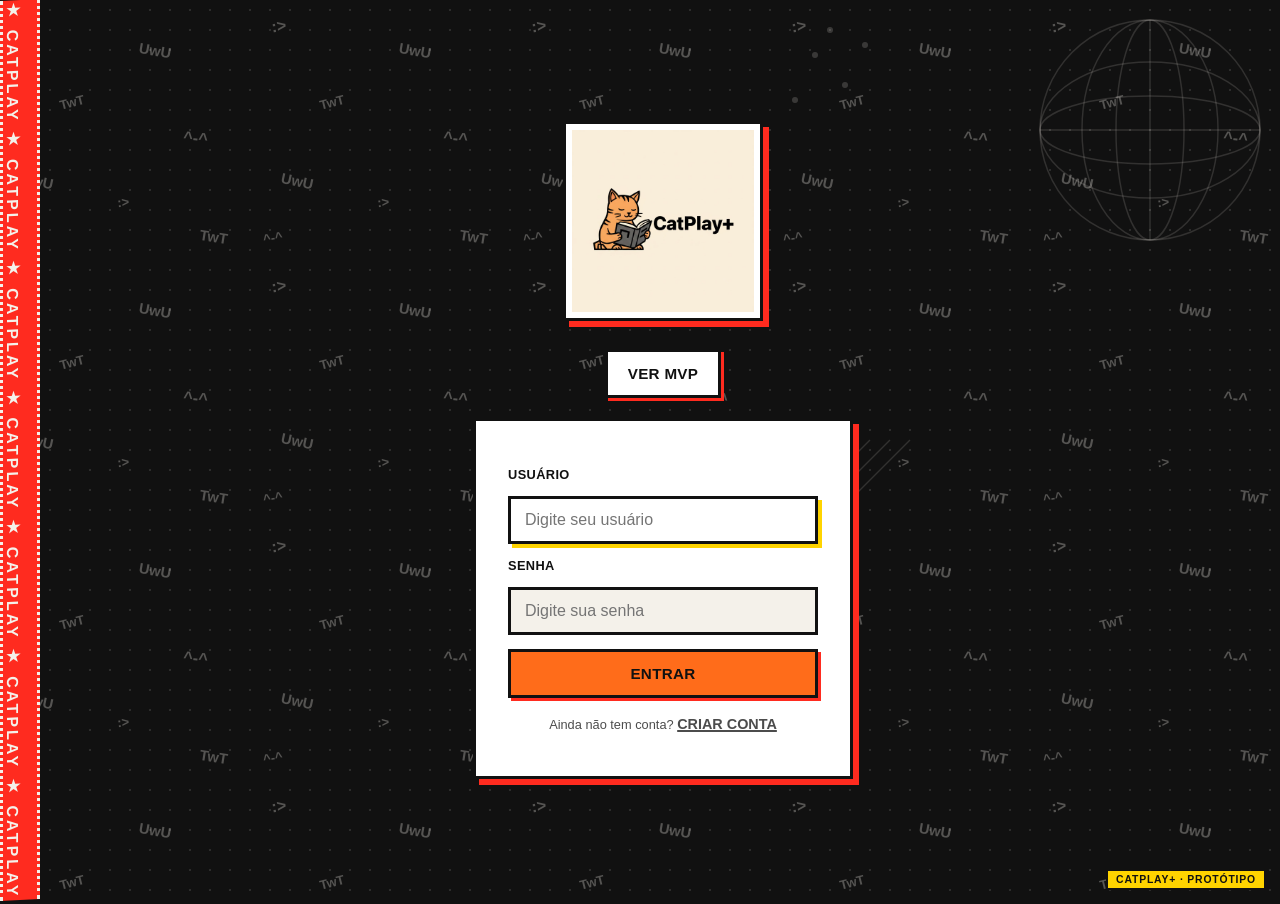
<file: perfil.html>
<!doctype html>
<html lang="pt-BR">
<head>
  <meta charset="UTF-8" />
  <meta name="viewport" content="width=device-width, initial-scale=1.0" />
  <title>CatPlay+ | Meu perfil</title>
  <link rel="icon" type="image/png" href="assets/favicon.png" />
  <link rel="stylesheet" href="css/style.css" />
</head>
<body>
  <header class="barra-topo">
    <a class="marca" href="mode.html">
      <img src="assets/favicon.png" alt="" /> CatPlay+
    </a>
    <nav>
      <a href="mode.html">Voltar</a>
      <a href="biblioteca.html">Minha biblioteca</a>
      <a href="artigo.html">Artigo</a>
      <button class="link" id="botao-sair">Sair</button>
    </nav>
  </header>

  <main class="tela" style="min-height: 70vh">
    <h1 class="titulo" style="font-size: 1.4rem">Meu perfil</h1>
    <p class="texto-ajuda centralizado" style="max-width: 380px; margin-bottom: 20px; color: var(--branco)">
      Aqui você pode atualizar seus dados (Update) ou excluir sua conta (Delete) —
      o CRUD completo do usuário.
    </p>

    <form class="cartao-perfil" id="form-perfil">
      <div id="area-mensagem"></div>

      <label for="nome">Nome</label>
      <input type="text" id="nome" name="nome" required />

      <label for="usuario">Usuário</label>
      <input type="text" id="usuario" name="usuario" required />

      <label for="senha">Nova senha</label>
      <input type="password" id="senha" name="senha" placeholder="Deixe em branco para manter a atual" />

      <label for="senha-atual">Senha atual (obrigatória para salvar)</label>
      <input type="password" id="senha-atual" name="senha-atual" required />

      <button type="submit" class="botao-primario">Salvar alterações</button>
    </form>

    <div class="cartao-perfil" style="margin-top: 16px; border: 1px solid rgba(179, 66, 58, 0.3)">
      <strong style="color: #932f28">Zona de risco</strong>
      <p class="texto-ajuda">Excluir sua conta é permanente e não pode ser desfeito.</p>
      <label for="senha-exclusao">Confirme sua senha</label>
      <input type="password" id="senha-exclusao" name="senha-exclusao" />
      <button type="button" class="botao-perigo" id="botao-excluir">Excluir conta</button>
    </div>
  </main>

  <script src="js/vendor/supabase.js"></script>
  <script src="js/supabaseClient.js"></script>
  <script src="js/data.js"></script>
  <script src="js/biblioteca.js"></script>
  <script src="js/auth.js"></script>
  <script src="js/nav.js"></script>
  <script src="js/chatbot.js"></script>
  <script src="js/faixa.js"></script>
  <script>
    var sessao = exigirLogin();

    if (sessao) {
      document.getElementById("nome").value = sessao.nome;
      document.getElementById("usuario").value = sessao.usuario;
    }

    document.getElementById("botao-sair").addEventListener("click", function () {
      encerrarSessao();
      window.location.href = "index.html";
    });

    document.getElementById("form-perfil").addEventListener("submit", async function (evento) {
      evento.preventDefault();

      var nome = document.getElementById("nome").value;
      var usuario = document.getElementById("usuario").value;
      var senha = document.getElementById("senha").value;
      var senhaAtual = document.getElementById("senha-atual").value;
      var areaMensagem = document.getElementById("area-mensagem");

      var resultado = await atualizarUsuario(sessao.usuario, senhaAtual, {
        nome: nome,
        usuario: usuario,
        senha: senha,
      });

      if (!resultado.ok) {
        areaMensagem.innerHTML = '<p class="erro">' + resultado.erro + "</p>";
        return;
      }

      var novaSessao = Object.assign({}, sessao, resultado.usuario);
      definirSessao(novaSessao);
      sessao = novaSessao;
      areaMensagem.innerHTML = '<p class="sucesso">Dados atualizados com sucesso!</p>';
    });

    document.getElementById("botao-excluir").addEventListener("click", async function () {
      var senhaExclusao = document.getElementById("senha-exclusao").value;
      var areaMensagem = document.getElementById("area-mensagem");

      if (!senhaExclusao) {
        areaMensagem.innerHTML = '<p class="erro">Digite sua senha pra confirmar a exclusão.</p>';
        return;
      }

      var confirmou = window.confirm(
        "Tem certeza que deseja excluir sua conta? Essa ação não pode ser desfeita."
      );
      if (!confirmou) return;

      var resultado = await excluirUsuario(sessao.usuario, senhaExclusao);
      if (!resultado.ok) {
        areaMensagem.innerHTML = '<p class="erro">' + (resultado.erro || "Senha incorreta.") + "</p>";
        return;
      }

      encerrarSessao();
      window.location.href = "index.html";
    });
  </script>
</body>
</html>
</file>
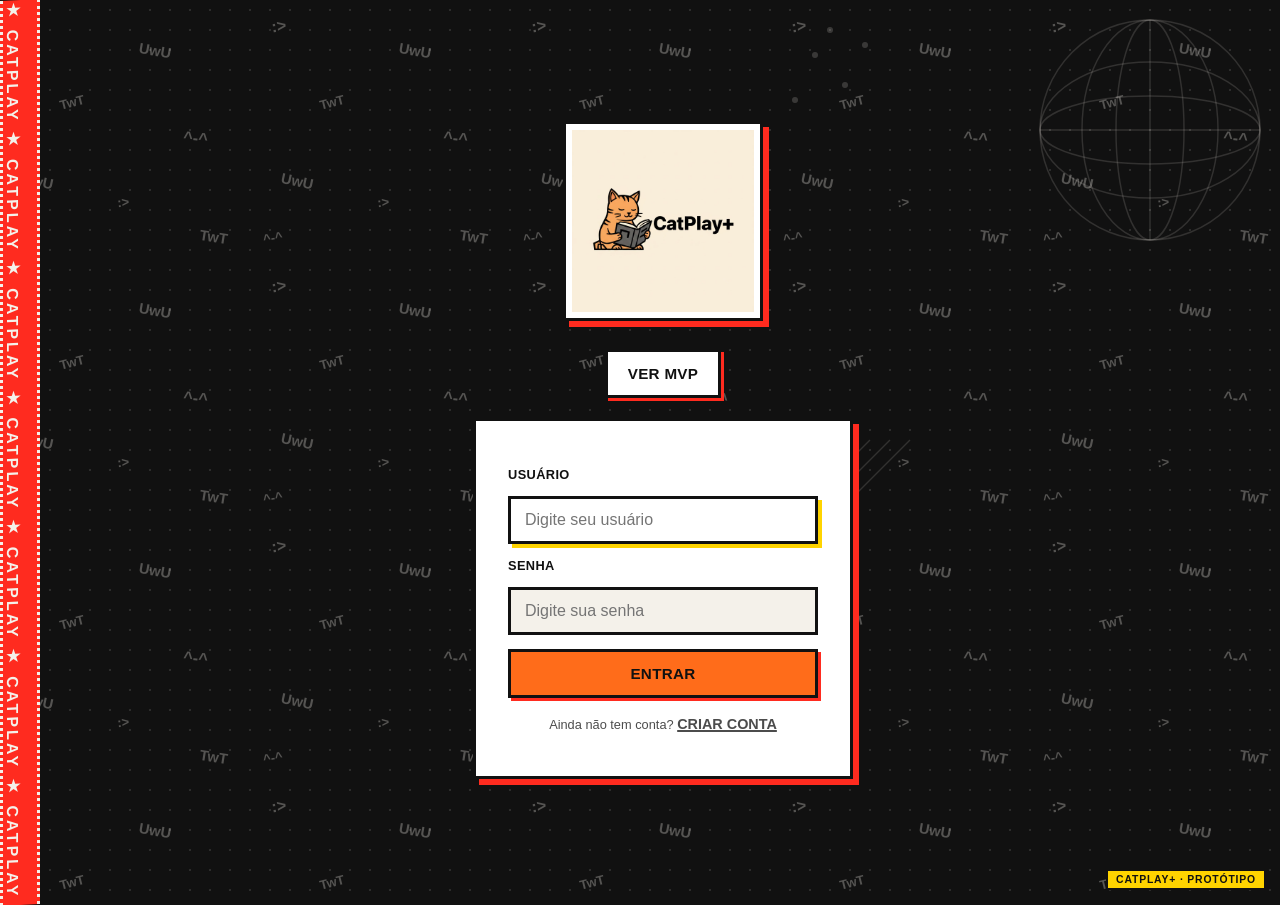
<file: results.html>
<!doctype html>
<html lang="pt-BR">
<head>
  <meta charset="UTF-8" />
  <meta name="viewport" content="width=device-width, initial-scale=1.0" />
  <title>CatPlay+ | Suas recomendações</title>
  <link rel="icon" type="image/png" href="assets/favicon.png" />
  <link rel="stylesheet" href="css/style.css" />
</head>
<body>
  <header class="barra-topo">
    <a class="marca" href="mode.html">
      <img src="assets/favicon.png" alt="" /> CatPlay+
    </a>
    <nav>
      <a href="biblioteca.html">Minha biblioteca</a>
      <a href="artigo.html">Artigo</a>
      <a href="perfil.html">Meu perfil</a>
      <button class="link" id="botao-sair">Sair</button>
    </nav>
  </header>

  <main class="conteudo">
    <div class="centralizado" style="margin-bottom: 40px">
      <h1 class="titulo" id="titulo-saudacao"></h1>
      <p class="subtitulo" id="subtitulo-selecao"></p>
    </div>

    <div id="area-resultados"></div>

    <div class="rodape-acoes">
      <a class="botao botao-primario" href="mode.html">Recomeçar / Trocar Seleção</a>
    </div>
  </main>

  <script src="js/vendor/supabase.js"></script>
  <script src="js/supabaseClient.js"></script>
  <script src="js/data.js"></script>
  <script src="js/biblioteca.js"></script>
  <script src="js/auth.js"></script>
  <script src="js/nav.js"></script>
  <script src="js/chatbot.js"></script>
  <script src="js/faixa.js"></script>
  <script>
    var sessao = exigirLogin();

    document.getElementById("botao-sair").addEventListener("click", function () {
      encerrarSessao();
      window.location.href = "index.html";
    });

    var parametros = new URLSearchParams(window.location.search);
    var tipo = parametros.get("tipo");
    var valor = parametros.get("valor");

    if (sessao) {
      document.getElementById("titulo-saudacao").textContent =
        "Aqui estão suas recomendações, " + sessao.nome + "!";
    }

    var listaOpcoes = tipo === "humor" ? HUMORES : GENEROS;
    var opcaoEscolhida = listaOpcoes.filter(function (o) {
      return o.chave === valor;
    })[0];

    if (opcaoEscolhida) {
      document.getElementById("subtitulo-selecao").innerHTML =
        '<span class="emoji">' + opcaoEscolhida.emoji + "</span> " + opcaoEscolhida.rotulo;
    }

    montarResultados();

    async function montarResultados() {
      var itensFiltrados = await buscarItens(tipo, valor);

      var area = document.getElementById("area-resultados");

      if (itensFiltrados.length === 0) {
        area.innerHTML =
          '<p class="centralizado">Ainda não temos recomendações para essa combinação. Tente outra opção!</p>';
      }

      function criarCard(item) {
        var card = document.createElement("article");
        card.className = "midia-card";
        card.setAttribute("data-codigo", "CP-" + String(item.id).padStart(4, "0"));

        var cabecalho = document.createElement("div");
        cabecalho.className = "cabecalho-card";

        var h3 = document.createElement("h3");
        h3.textContent = item.titulo;
        cabecalho.appendChild(h3);

        var tipoEtiqueta = document.createElement("span");
        tipoEtiqueta.className = "tipo-etiqueta";
        tipoEtiqueta.textContent = item.tipo;
        cabecalho.appendChild(tipoEtiqueta);

        card.appendChild(cabecalho);

        var sinopse = document.createElement("p");
        sinopse.textContent = item.sinopse;
        card.appendChild(sinopse);

        var tagsDiv = document.createElement("div");
        tagsDiv.className = "tags";
        item.tags.forEach(function (tag) {
          var tagSpan = document.createElement("span");
          tagSpan.className = "tag";
          tagSpan.textContent = "#" + tag;
          tagsDiv.appendChild(tagSpan);
        });
        card.appendChild(tagsDiv);

        var controles = document.createElement("div");
        controles.className = "controles-biblioteca";

        var select = document.createElement("select");
        select.className = "select-status";
        STATUS_BIBLIOTECA.forEach(function (s) {
          var opcao = document.createElement("option");
          opcao.value = s.chave;
          opcao.textContent = s.rotulo;
          select.appendChild(opcao);
        });
        controles.appendChild(select);

        var botaoAdicionar = document.createElement("button");
        botaoAdicionar.type = "button";
        botaoAdicionar.className = "botao botao-secundario botao-adicionar";
        botaoAdicionar.textContent = "+ Minha biblioteca";
        controles.appendChild(botaoAdicionar);

        var botaoParecidos = document.createElement("button");
        botaoParecidos.type = "button";
        botaoParecidos.className = "botao botao-secundario botao-parecidos";
        botaoParecidos.textContent = "Ver parecidos";
        controles.appendChild(botaoParecidos);

        card.appendChild(controles);

        var mensagem = document.createElement("p");
        mensagem.className = "mensagem-biblioteca";
        card.appendChild(mensagem);

        var areaParecidos = document.createElement("div");
        areaParecidos.className = "recomendacoes-cruzadas";
        card.appendChild(areaParecidos);

        botaoAdicionar.addEventListener("click", async function () {
          botaoAdicionar.disabled = true;
          var ok = await adicionarNaBiblioteca(sessao.id, sessao.token, item.id, select.value);
          mensagem.textContent = ok
            ? "Adicionado à sua biblioteca!"
            : "Não deu pra adicionar, tenta de novo.";
          mensagem.className = "mensagem-biblioteca " + (ok ? "sucesso" : "erro");
          botaoAdicionar.disabled = false;
        });

        botaoParecidos.addEventListener("click", async function () {
          if (areaParecidos.childElementCount > 0) {
            areaParecidos.innerHTML = "";
            botaoParecidos.textContent = "Ver parecidos";
            return;
          }

          botaoParecidos.disabled = true;
          botaoParecidos.textContent = "Buscando...";
          var parecidos = await buscarRecomendacoesCruzadas(item);
          botaoParecidos.disabled = false;
          botaoParecidos.textContent = "Esconder parecidos";

          if (parecidos.length === 0) {
            var aviso = document.createElement("p");
            aviso.className = "texto-ajuda";
            aviso.textContent = "Ainda não achamos nada parecido de outro tipo de mídia.";
            areaParecidos.appendChild(aviso);
            return;
          }

          var legenda = document.createElement("p");
          legenda.className = "texto-ajuda";
          legenda.style.marginBottom = "6px";
          legenda.textContent = "Porque você curtiu isso:";
          areaParecidos.appendChild(legenda);

          parecidos.forEach(function (p) {
            var linha = document.createElement("div");
            linha.className = "item-parecido";

            var etiqueta = document.createElement("span");
            etiqueta.className = "tipo-etiqueta";
            etiqueta.textContent = p.tipo;
            linha.appendChild(etiqueta);

            var forte = document.createElement("strong");
            forte.textContent = p.titulo;
            linha.appendChild(forte);

            areaParecidos.appendChild(linha);
          });
        });

        return card;
      }

      TIPOS_MIDIA.forEach(function (tipoMidia) {
        var itensDoTipo = itensFiltrados.filter(function (item) {
          return item.tipo === tipoMidia;
        });
        if (itensDoTipo.length === 0) return;

        var secao = document.createElement("section");
        secao.className = "secao-midia";

        var titulo = document.createElement("h2");
        titulo.textContent = ROTULOS_TIPO[tipoMidia];
        secao.appendChild(titulo);

        var grade = document.createElement("div");
        grade.className = "grade-cards";

        itensDoTipo.forEach(function (item) {
          grade.appendChild(criarCard(item));
        });

        secao.appendChild(grade);
        area.appendChild(secao);
      });
    }
  </script>
</body>
</html>
</file>
<file: css/style.css>
:root {
  --negro: #111111;
  --branco: #f4f1ea;
  --vermelho: #ff2b1f;
  --laranja: #ff6c1a;
  --amarelo: #ffd400;
  --borda: 3px solid var(--negro);
  --sombra-dura: 6px 6px 0 var(--vermelho);
  --sombra-dura-pequena: 3px 3px 0 var(--vermelho);
}

@view-transition {
  navigation: auto;
}

::view-transition-old(root) {
  animation: none;
}

::view-transition-new(root) {
  animation: subir-por-cima 0.35s cubic-bezier(0.6, 0, 0.2, 1) both;
}

@keyframes subir-por-cima {
  from {
    transform: translateY(100%);
  }
  to {
    transform: translateY(0);
  }
}

* {
  box-sizing: border-box;
}

body {
  margin: 0;
  min-height: 100vh;
  background-color: var(--negro);
  background-image:
    radial-gradient(rgba(244, 241, 234, 0.12) 1.5px, transparent 1.5px),
    url("../assets/carinhas-fundo-claro.svg"),
    url("../assets/textura-fundo.svg");
  background-repeat: repeat, repeat, no-repeat;
  background-position: 0 0, 0 0, top right;
  background-size: 20px 20px, 260px 260px, min(70vw, 520px) auto;
  background-attachment: scroll, scroll, fixed;
  color: var(--branco);
  font-family: "Arial Black", Arial, "Helvetica Neue", sans-serif;
  padding-left: 46px;
  position: relative;
}

.faixa-lateral {
  position: absolute;
  top: 0;
  left: 0;
  width: 40px;
  height: 0;
  transform: skewY(-3deg);
  background: var(--vermelho);
  border-left: 3px dotted var(--branco);
  border-right: 3px dotted var(--branco);
  overflow: hidden;
  z-index: 20;
  pointer-events: none;
}

.faixa-lateral-trilho {
  animation: marquee-vertical 10s linear infinite;
}

.faixa-lateral-copia {
  height: 0;
  writing-mode: vertical-rl;
  text-align: center;
  font-weight: 900;
  font-size: 1rem;
  letter-spacing: 0.18em;
  color: var(--branco);
  white-space: nowrap;
  overflow: hidden;
}

@keyframes marquee-vertical {
  from {
    transform: translateY(0);
  }
  to {
    transform: translateY(-50%);
  }
}

body::after {
  content: "CATPLAY+ · PROTÓTIPO";
  position: fixed;
  bottom: 10px;
  right: 14px;
  font-size: 0.65rem;
  font-weight: 800;
  letter-spacing: 0.08em;
  color: var(--negro);
  background: var(--amarelo);
  border: 2px solid var(--negro);
  padding: 3px 8px;
  z-index: 20;
  pointer-events: none;
}

@media (max-width: 900px) {
  body {
    padding-left: 0;
  }
  .faixa-lateral {
    display: none;
  }
  body::after {
    display: none;
  }
}

@media (max-width: 640px) {
  .barra-topo nav {
    flex-wrap: wrap;
    justify-content: center;
    gap: 2px;
  }
  .barra-topo nav a,
  .barra-topo nav button {
    padding: 8px 12px;
    font-size: 0.72rem;
  }
}

.tela {
  min-height: 100vh;
  display: flex;
  flex-direction: column;
  align-items: center;
  justify-content: center;
  padding: 24px;
  position: relative;
}

.logo {
  width: 200px;
  max-width: 60vw;
  margin-bottom: 28px;
  border: var(--borda);
  box-shadow: var(--sombra-dura);
  background: white;
  padding: 6px;
}

.titulo {
  font-weight: 900;
  text-transform: uppercase;
  letter-spacing: -0.02em;
  color: var(--branco);
  text-align: center;
  line-height: 1.05;
}

.caixa .titulo,
.cartao-perfil .titulo {
  color: var(--negro);
}

h1.titulo {
  font-size: 2.1rem;
  margin: 0 0 8px;
}

.subtitulo {
  color: var(--vermelho);
  font-weight: 700;
  text-transform: uppercase;
  letter-spacing: 0.04em;
  font-size: 0.9rem;
  margin-bottom: 24px;
  text-align: center;
}

.caixa {
  width: 100%;
  max-width: 380px;
  background: white;
  color: var(--negro);
  border: var(--borda);
  border-radius: 0;
  box-shadow: var(--sombra-dura);
  padding: 32px;
  display: flex;
  flex-direction: column;
  gap: 14px;
}

label {
  font-weight: 800;
  text-transform: uppercase;
  font-size: 0.8rem;
  letter-spacing: 0.03em;
  color: var(--negro);
}

input[type="text"],
input[type="password"] {
  border: var(--borda);
  border-radius: 0;
  background: var(--branco);
  padding: 12px 14px;
  font-size: 1rem;
  font-family: inherit;
  color: var(--negro);
  outline: none;
}

input[type="text"]:focus,
input[type="password"]:focus {
  background: white;
  box-shadow: 4px 4px 0 var(--amarelo);
}

button,
.botao {
  cursor: pointer;
  border: var(--borda);
  border-radius: 0;
  font-weight: 800;
  text-transform: uppercase;
  letter-spacing: 0.02em;
  font-size: 0.95rem;
  padding: 13px 20px;
  text-decoration: none;
  display: inline-block;
  text-align: center;
  background: white;
  color: var(--negro);
  box-shadow: var(--sombra-dura-pequena);
  transition: transform 0.08s ease, box-shadow 0.08s ease;
}

button:active,
.botao:active {
  transform: translate(3px, 3px);
  box-shadow: none;
}

.botao-primario {
  background: var(--laranja);
  color: var(--negro);
}
.botao-primario:hover {
  background: var(--amarelo);
}

.botao-secundario {
  background: white;
  color: var(--negro);
}
.botao-secundario:hover {
  background: var(--branco);
}

.botao-perigo {
  background: var(--vermelho);
  color: white;
}
.botao-perigo:hover {
  background: #b81f15;
}

button:disabled {
  opacity: 0.4;
  cursor: not-allowed;
}

.link {
  color: var(--negro);
  text-decoration: underline;
  text-decoration-thickness: 2px;
  background: none;
  border: none;
  font-weight: 700;
  font-size: 0.9rem;
  cursor: pointer;
  padding: 0;
  text-transform: uppercase;
}

.erro {
  background: var(--vermelho);
  color: white;
  border: var(--borda);
  border-radius: 0;
  padding: 10px 12px;
  font-size: 0.85rem;
  font-weight: 700;
}

.sucesso {
  background: var(--amarelo);
  color: var(--negro);
  border: var(--borda);
  border-radius: 0;
  padding: 10px 12px;
  font-size: 0.85rem;
  font-weight: 700;
}

.barra-topo {
  width: 100%;
  display: flex;
  align-items: center;
  justify-content: space-between;
  padding: 16px 28px;
  background-color: var(--branco);
  background-image: url("../assets/carinhas-fundo-escuro.svg");
  background-repeat: repeat;
  background-size: 200px 200px;
  border-bottom: var(--borda);
  position: sticky;
  top: 0;
  z-index: 10;
}

.barra-topo .marca {
  display: flex;
  align-items: center;
  gap: 10px;
  font-weight: 900;
  text-transform: uppercase;
  color: var(--negro);
  font-size: 1.3rem;
  text-decoration: none;
}
.barra-topo .marca img {
  height: 34px;
}

.barra-topo nav {
  display: flex;
  gap: 4px;
  align-items: center;
  background: white;
  border: var(--borda);
  border-radius: 999px;
  padding: 6px;
  box-shadow: var(--sombra-dura-pequena);
}
.barra-topo nav a,
.barra-topo nav button {
  color: var(--negro);
  text-decoration: none;
  font-weight: 800;
  text-transform: uppercase;
  font-size: 0.8rem;
  padding: 8px 16px;
  border-radius: 999px;
  border: none;
  background: transparent;
}
.barra-topo nav a:hover,
.barra-topo nav button:hover {
  background: var(--branco);
}
.barra-topo nav a.ativo {
  background: var(--negro);
  color: white;
}

.conteudo {
  width: 100%;
  max-width: 1100px;
  margin: 0 auto;
  padding: 40px 24px;
}

.grade-opcoes {
  display: grid;
  grid-template-columns: repeat(auto-fit, minmax(220px, 1fr));
  gap: 20px;
  width: 100%;
  max-width: 640px;
}

.opcao-card {
  background: white;
  border: var(--borda);
  border-radius: 0;
  box-shadow: var(--sombra-dura);
  padding: 30px 20px;
  text-align: center;
  font-weight: 800;
  text-transform: uppercase;
  color: var(--negro);
  font-size: 1.05rem;
  text-decoration: none;
  display: block;
  transition: transform 0.08s ease, box-shadow 0.08s ease;
}
.opcao-card:nth-child(odd) {
  transform: rotate(-1.2deg);
}
.opcao-card:nth-child(even) {
  transform: rotate(1.2deg);
}
.emoji {
  filter: grayscale(1) contrast(1.15);
}

.opcao-card .emoji {
  display: block;
  font-size: 2.2rem;
  margin-bottom: 8px;
}
.opcao-card:hover {
  background: var(--amarelo);
  transform: rotate(0deg) translate(-2px, -2px);
  box-shadow: 8px 8px 0 var(--negro);
}

.opcao-card.destaque {
  background: var(--laranja);
  color: var(--negro);
}
.opcao-card.destaque.secundario {
  background: var(--vermelho);
  color: white;
}
.opcao-card small {
  display: block;
  font-weight: 500;
  text-transform: none;
  font-size: 0.8rem;
  margin-top: 4px;
  opacity: 0.85;
}

.secao-midia h2 {
  font-weight: 900;
  text-transform: uppercase;
  letter-spacing: -0.01em;
  color: var(--branco);
  border-bottom: 3px solid var(--vermelho);
  padding-bottom: 8px;
  margin-bottom: 18px;
}

.grade-cards {
  display: grid;
  grid-template-columns: repeat(auto-fill, minmax(260px, 1fr));
  gap: 18px;
  margin-bottom: 36px;
}

.midia-card {
  background: white;
  color: var(--negro);
  border: var(--borda);
  border-radius: 0;
  box-shadow: var(--sombra-dura);
  padding: 18px 18px 30px;
  display: flex;
  flex-direction: column;
  gap: 10px;
  position: relative;
  transition: transform 0.08s ease, box-shadow 0.08s ease;
}
.midia-card:nth-child(odd) {
  transform: rotate(-0.6deg);
}
.midia-card:nth-child(even) {
  transform: rotate(0.6deg);
}
.midia-card:hover {
  transform: rotate(0deg) translate(-2px, -2px);
  box-shadow: 9px 9px 0 var(--negro);
}

.midia-card::after {
  content: attr(data-codigo);
  position: absolute;
  bottom: 8px;
  right: 12px;
  font-size: 0.65rem;
  font-weight: 700;
  letter-spacing: 0.05em;
  color: var(--negro);
  opacity: 0.4;
}

.midia-card .cabecalho-card {
  display: flex;
  justify-content: space-between;
  align-items: flex-start;
  gap: 8px;
}

.midia-card h3 {
  font-weight: 900;
  text-transform: uppercase;
  margin: 0;
  color: var(--negro);
}

.tipo-etiqueta {
  flex-shrink: 0;
  font-size: 0.7rem;
  font-weight: 800;
  text-transform: uppercase;
  background: var(--amarelo);
  color: var(--negro);
  border: 2px solid var(--negro);
  border-radius: 999px;
  padding: 4px 10px;
}

.midia-card p {
  font-size: 0.9rem;
  line-height: 1.5;
  margin: 0;
}

.tags {
  display: flex;
  flex-wrap: wrap;
  gap: 6px;
  margin-top: auto;
}
.tag {
  font-size: 0.75rem;
  font-weight: 700;
  background: var(--branco);
  color: var(--negro);
  border: 2px solid var(--negro);
  border-radius: 999px;
  padding: 3px 10px;
}

.centralizado {
  text-align: center;
}

.controles-biblioteca {
  display: flex;
  flex-wrap: wrap;
  gap: 8px;
  margin-top: 10px;
}

.controles-biblioteca select {
  border: var(--borda);
  border-radius: 0;
  background: var(--branco);
  padding: 8px 10px;
  font-size: 0.85rem;
  font-weight: 700;
  text-transform: uppercase;
  color: var(--negro);
}

.controles-biblioteca .botao {
  font-size: 0.8rem;
  padding: 8px 14px;
}

.mensagem-biblioteca {
  font-size: 0.8rem;
  font-weight: 700;
  margin: 0;
}
.mensagem-biblioteca.sucesso {
  color: var(--negro);
}
.mensagem-biblioteca.erro {
  color: var(--vermelho);
}

.recomendacoes-cruzadas {
  display: flex;
  flex-direction: column;
  gap: 6px;
}

.item-parecido {
  display: flex;
  align-items: center;
  gap: 8px;
  border: 2px solid var(--negro);
  padding: 6px 10px;
  font-size: 0.8rem;
}
.item-parecido .tipo-etiqueta {
  font-size: 0.6rem;
  padding: 2px 8px;
}

#catbot-botao {
  position: fixed;
  bottom: 20px;
  right: 20px;
  width: 56px;
  height: 56px;
  border-radius: 50%;
  background: var(--vermelho);
  color: white;
  border: var(--borda);
  box-shadow: var(--sombra-dura-pequena);
  font-size: 1.5rem;
  cursor: pointer;
  z-index: 40;
  padding: 0;
}

#catbot-painel {
  position: fixed;
  bottom: 86px;
  right: 20px;
  width: min(320px, calc(100vw - 40px));
  max-height: 420px;
  background: white;
  color: var(--negro);
  border: var(--borda);
  box-shadow: var(--sombra-dura);
  display: flex;
  flex-direction: column;
  z-index: 40;
}

#catbot-painel[hidden] {
  display: none;
}

#catbot-cabecalho {
  display: flex;
  justify-content: space-between;
  align-items: center;
  padding: 10px 14px;
  border-bottom: var(--borda);
  font-weight: 900;
  text-transform: uppercase;
}

#catbot-mensagens {
  flex: 1;
  overflow-y: auto;
  padding: 12px;
  display: flex;
  flex-direction: column;
  gap: 8px;
  max-height: 280px;
}

.catbot-bolha {
  padding: 8px 12px;
  border: 2px solid var(--negro);
  font-size: 0.85rem;
  white-space: pre-line;
  max-width: 85%;
}
.catbot-bot {
  background: var(--branco);
  align-self: flex-start;
}
.catbot-usuario {
  background: var(--amarelo);
  align-self: flex-end;
}

#catbot-form {
  display: flex;
  gap: 6px;
  padding: 10px;
  border-top: var(--borda);
}
#catbot-form input {
  flex: 1;
  border: var(--borda);
  padding: 8px 10px;
  font-family: inherit;
  font-size: 0.85rem;
}
#catbot-form button {
  padding: 8px 14px;
  font-size: 0.8rem;
}

.rodape-acoes {
  text-align: center;
  margin-top: 28px;
}

.cartao-perfil {
  width: 100%;
  max-width: 420px;
  background: white;
  color: var(--negro);
  border: var(--borda);
  border-radius: 0;
  box-shadow: var(--sombra-dura);
  padding: 32px;
  display: flex;
  flex-direction: column;
  gap: 14px;
}

.texto-ajuda {
  font-size: 0.8rem;
  font-weight: 500;
  color: var(--negro);
  opacity: 0.75;
}

@media (max-width: 640px) {
  .barra-topo {
    flex-direction: column;
    gap: 10px;
  }
}
</file>
